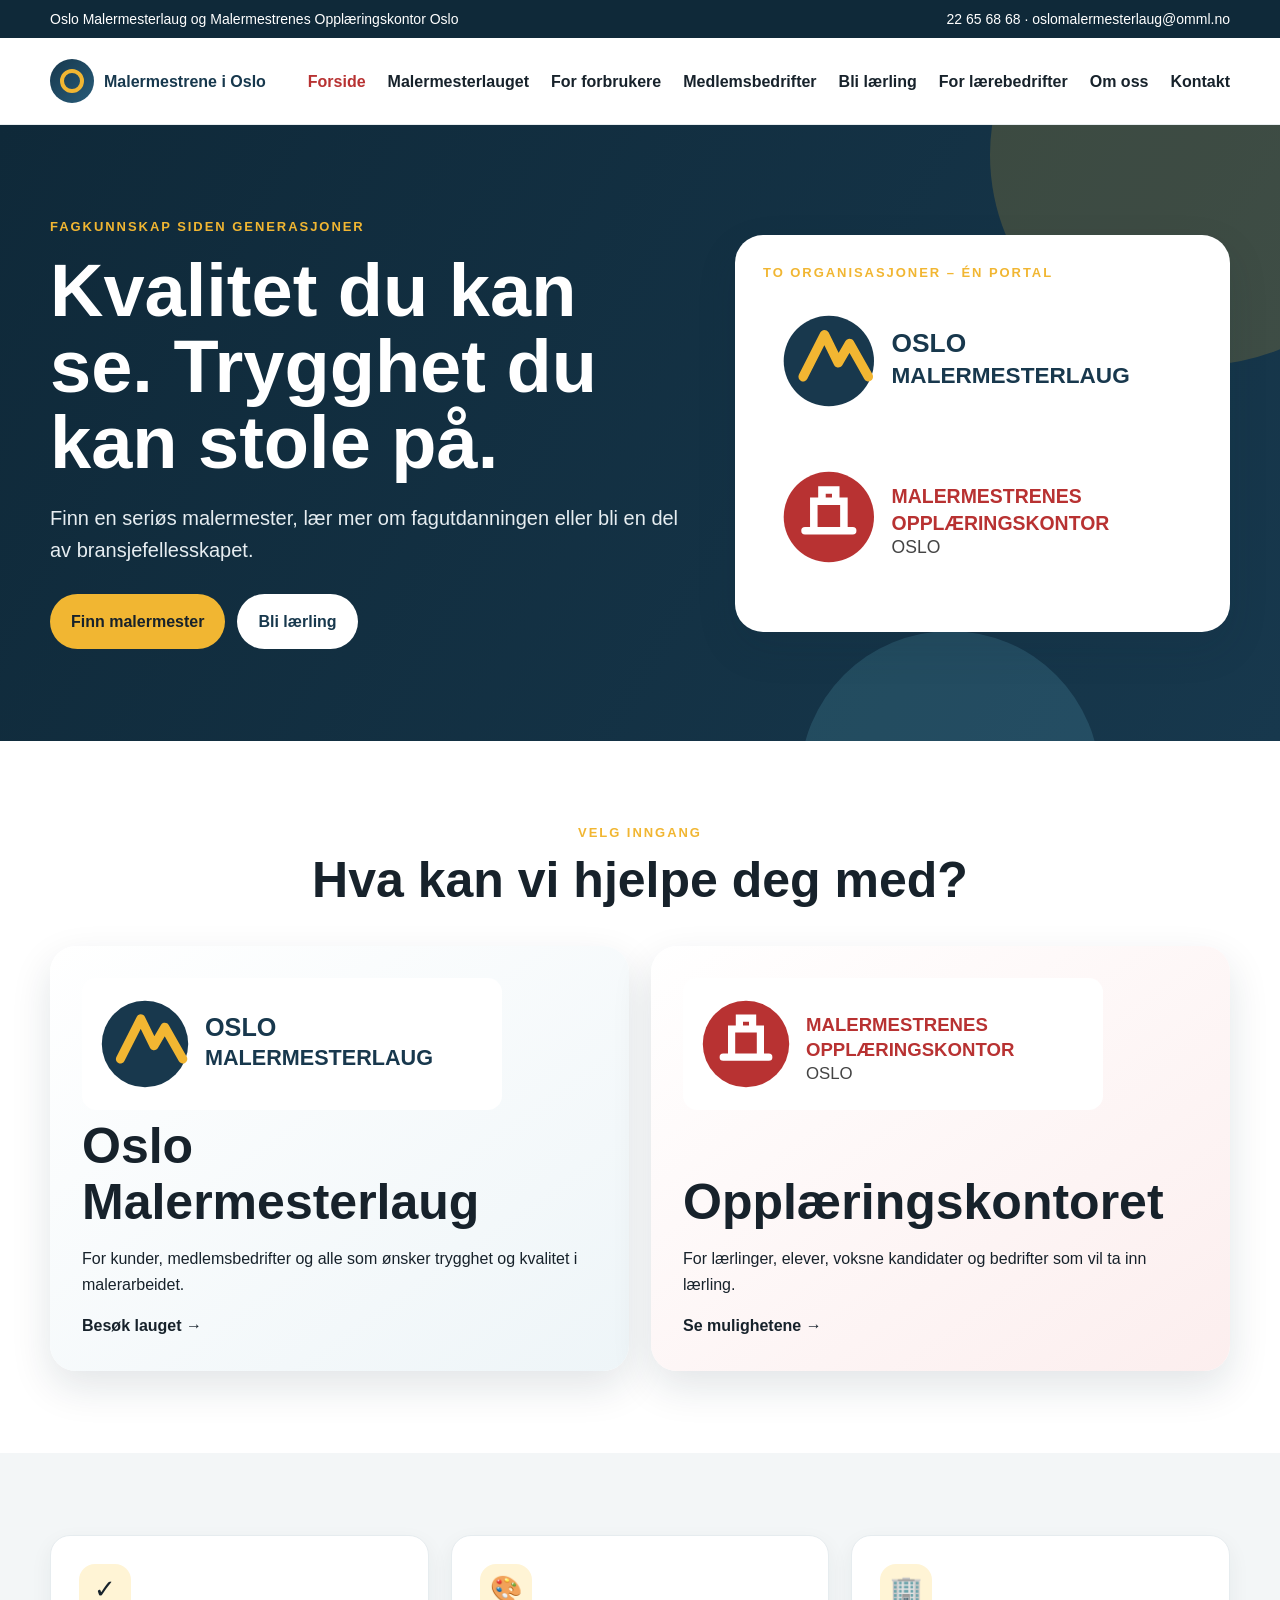
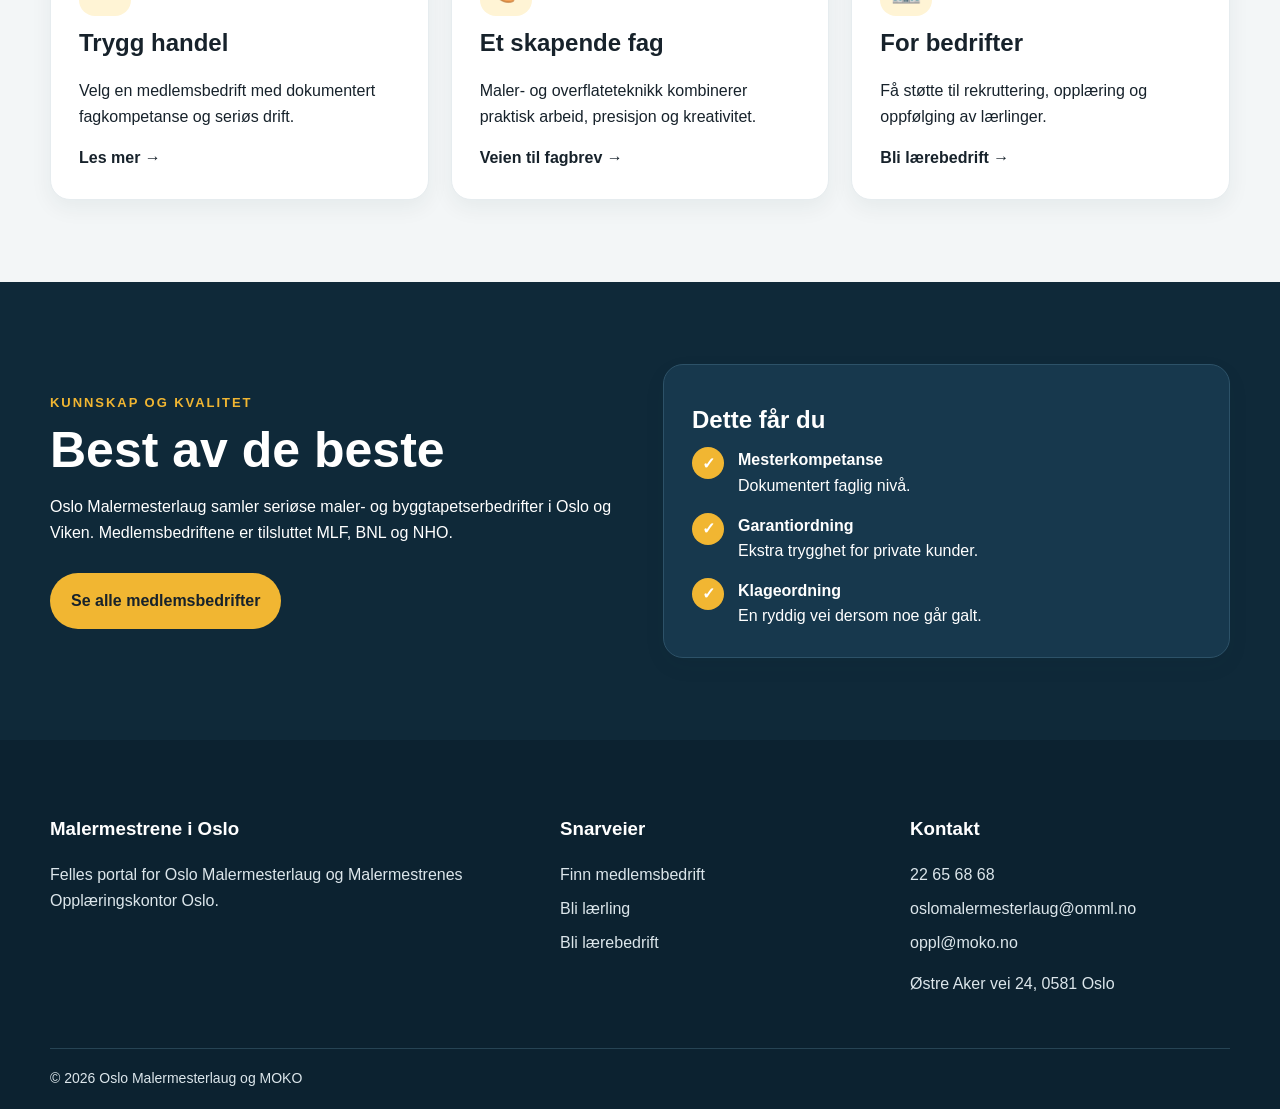
<file: index.html>
<!doctype html><html lang="no"><head><meta charset="utf-8"><meta name="viewport" content="width=device-width,initial-scale=1"><meta name="description" content="Malermestrene i Oslo"><title>Malermestrene i Oslo</title><link rel="stylesheet" href="css/style.css"></head><body><div class="topbar"><div class="container"><span>Oslo Malermesterlaug og Malermestrenes Opplæringskontor Oslo</span><span>22 65 68 68 · oslomalermesterlaug@omml.no</span></div></div><header class="site-header"><div class="container navwrap"><a class="brand" href="index.html"><span class="brandmark"></span><span>Malermestrene i Oslo</span></a><nav class="nav"><a class="active" href="index.html">Forside</a><a class="" href="laug.html">Malermesterlauget</a><a class="" href="forbruker.html">For forbrukere</a><a class="" href="medlemsbedrifter.html">Medlemsbedrifter</a><a class="" href="laerling.html">Bli lærling</a><a class="" href="laerebedrift.html">For lærebedrifter</a><a class="" href="om-oss.html">Om oss</a><a class="" href="kontakt.html">Kontakt</a></nav><button class="menu" aria-label="Åpne meny">☰</button></div></header><main><section class="hero"><div class="container hero-grid"><div><div class="eyebrow">Fagkunnskap siden generasjoner</div><h1>Kvalitet du kan se. Trygghet du kan stole på.</h1><p>Finn en seriøs malermester, lær mer om fagutdanningen eller bli en del av bransjefellesskapet.</p><div class="actions"><a class="btn btn-gold" href="medlemsbedrifter.html">Finn malermester</a><a class="btn btn-light" href="laerling.html">Bli lærling</a></div></div><div class="hero-card"><div class="eyebrow">To organisasjoner – én portal</div><img src="images/logo-laug.svg" alt="Oslo Malermesterlaug"><img src="images/logo-moko.svg" alt="Malermestrenes Opplæringskontor Oslo"></div></div></section><section class="section"><div class="container"><div class="section-head center"><div class="eyebrow">Velg inngang</div><h2>Hva kan vi hjelpe deg med?</h2></div><div class="portal"><a class="portal-card laug" href="laug.html"><img src="images/logo-laug.svg" alt=""><div><h2>Oslo Malermesterlaug</h2><p>For kunder, medlemsbedrifter og alle som ønsker trygghet og kvalitet i malerarbeidet.</p><strong>Besøk lauget →</strong></div></a><a class="portal-card moko" href="laerling.html"><img src="images/logo-moko.svg" alt=""><div><h2>Opplæringskontoret</h2><p>For lærlinger, elever, voksne kandidater og bedrifter som vil ta inn lærling.</p><strong>Se mulighetene →</strong></div></a></div></div></section><section class="section soft"><div class="container"><div class="grid grid-3"><article class="card"><div class="icon">✓</div><h3>Trygg handel</h3><p>Velg en medlemsbedrift med dokumentert fagkompetanse og seriøs drift.</p><a href="forbruker.html"><strong>Les mer →</strong></a></article><article class="card"><div class="icon">🎨</div><h3>Et skapende fag</h3><p>Maler- og overflateteknikk kombinerer praktisk arbeid, presisjon og kreativitet.</p><a href="laerling.html"><strong>Veien til fagbrev →</strong></a></article><article class="card"><div class="icon">🏢</div><h3>For bedrifter</h3><p>Få støtte til rekruttering, opplæring og oppfølging av lærlinger.</p><a href="laerebedrift.html"><strong>Bli lærebedrift →</strong></a></article></div></div></section><section class="section dark"><div class="container split"><div><div class="eyebrow">Kunnskap og kvalitet</div><h2>Best av de beste</h2><p>Oslo Malermesterlaug samler seriøse maler- og byggtapetserbedrifter i Oslo og Viken. Medlemsbedriftene er tilsluttet MLF, BNL og NHO.</p><div class="actions"><a class="btn btn-gold" href="medlemsbedrifter.html">Se alle medlemsbedrifter</a></div></div><div class="card"><h3>Dette får du</h3><div class="feature-list"><div class="feature"><span class="tick">✓</span><div><strong>Mesterkompetanse</strong><br>Dokumentert faglig nivå.</div></div><div class="feature"><span class="tick">✓</span><div><strong>Garantiordning</strong><br>Ekstra trygghet for private kunder.</div></div><div class="feature"><span class="tick">✓</span><div><strong>Klageordning</strong><br>En ryddig vei dersom noe går galt.</div></div></div></div></div></section></main><footer class="footer"><div class="container"><div class="footer-grid"><div><h3>Malermestrene i Oslo</h3><p>Felles portal for Oslo Malermesterlaug og Malermestrenes Opplæringskontor Oslo.</p></div><div><h3>Snarveier</h3><a href="medlemsbedrifter.html">Finn medlemsbedrift</a><a href="laerling.html">Bli lærling</a><a href="laerebedrift.html">Bli lærebedrift</a></div><div><h3>Kontakt</h3><a href="tel:+4722656868">22 65 68 68</a><a href="mailto:oslomalermesterlaug@omml.no">oslomalermesterlaug@omml.no</a><a href="mailto:oppl@moko.no">oppl@moko.no</a><p>Østre Aker vei 24, 0581 Oslo</p></div></div><div class="copy">© <span data-year></span> Oslo Malermesterlaug og MOKO</div></div></footer><script src="js/app.js"></script></body></html>
</file>
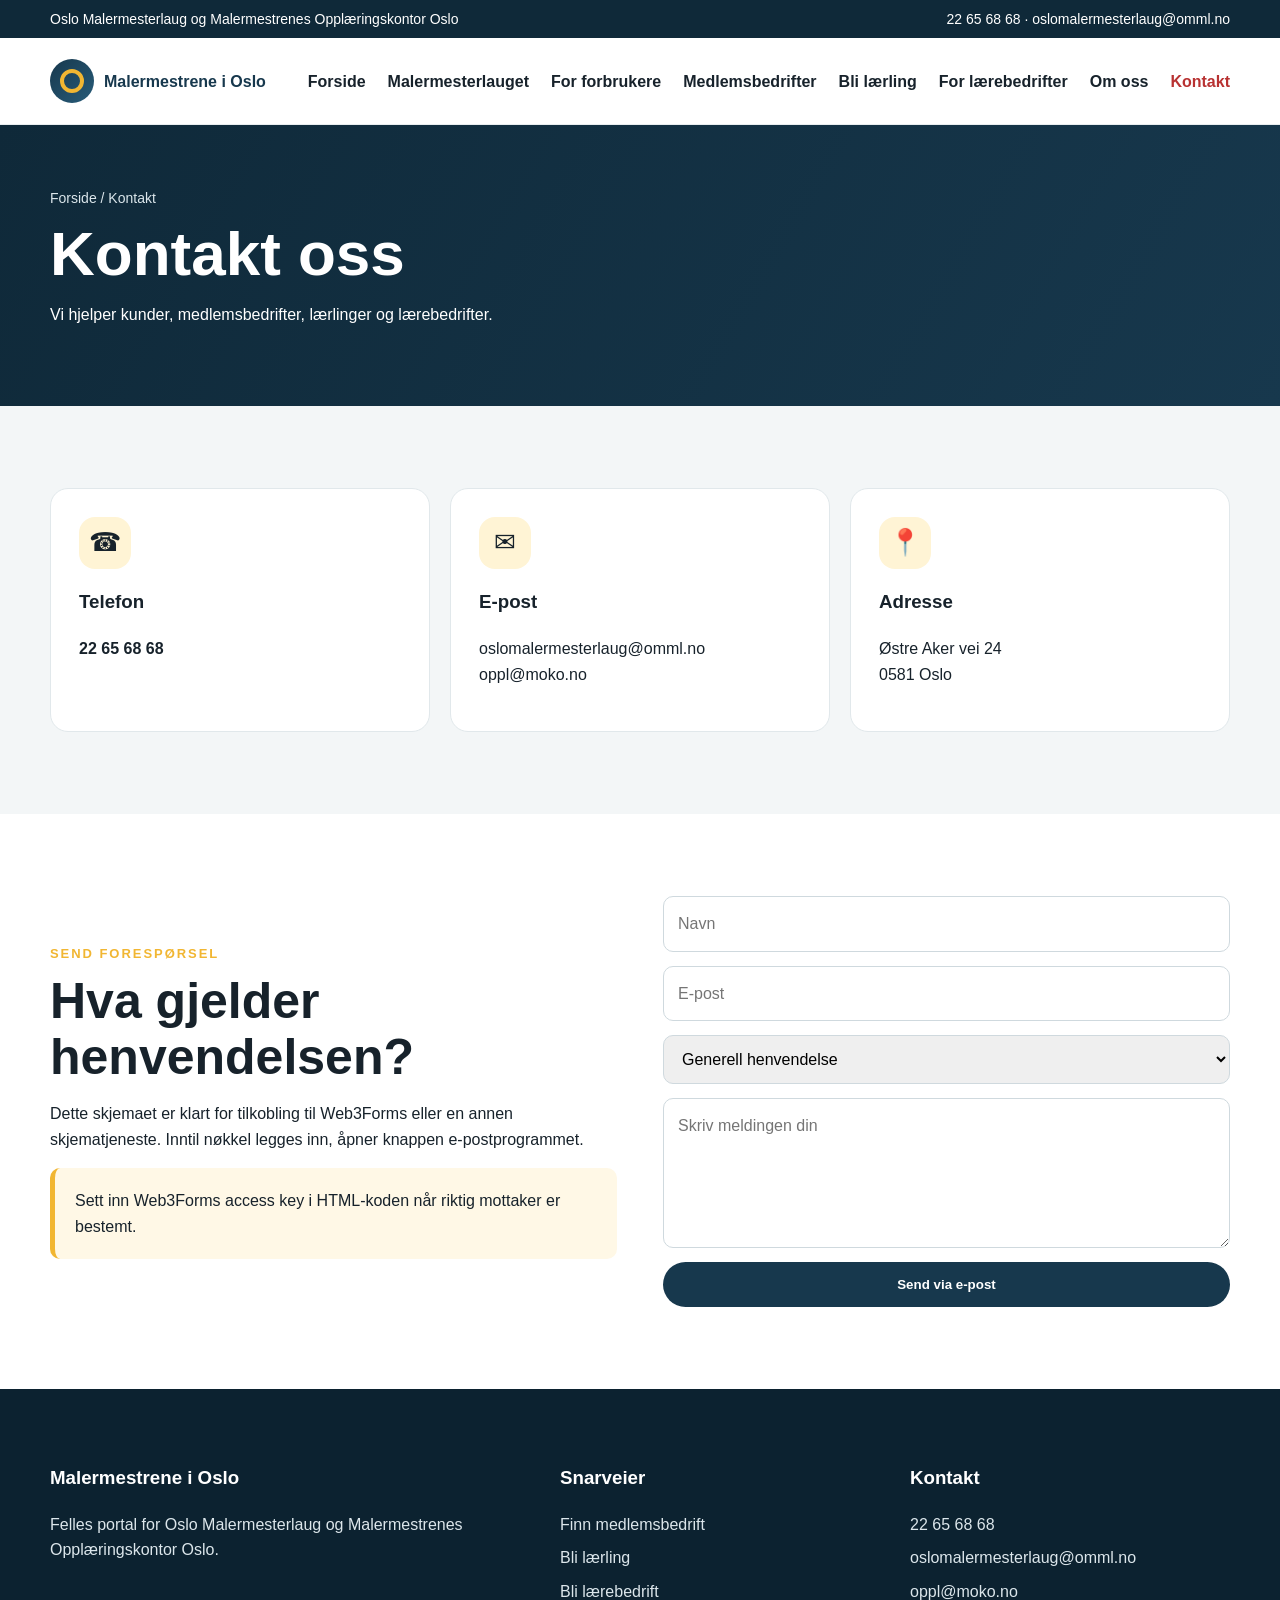
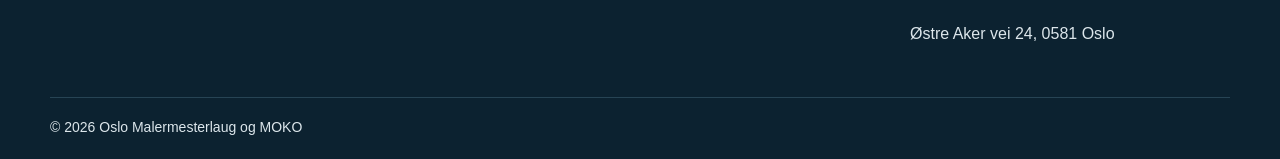
<file: kontakt.html>
<!doctype html><html lang="no"><head><meta charset="utf-8"><meta name="viewport" content="width=device-width,initial-scale=1"><meta name="description" content="Malermestrene i Oslo"><title>Kontakt oss</title><link rel="stylesheet" href="css/style.css"></head><body><div class="topbar"><div class="container"><span>Oslo Malermesterlaug og Malermestrenes Opplæringskontor Oslo</span><span>22 65 68 68 · oslomalermesterlaug@omml.no</span></div></div><header class="site-header"><div class="container navwrap"><a class="brand" href="index.html"><span class="brandmark"></span><span>Malermestrene i Oslo</span></a><nav class="nav"><a class="" href="index.html">Forside</a><a class="" href="laug.html">Malermesterlauget</a><a class="" href="forbruker.html">For forbrukere</a><a class="" href="medlemsbedrifter.html">Medlemsbedrifter</a><a class="" href="laerling.html">Bli lærling</a><a class="" href="laerebedrift.html">For lærebedrifter</a><a class="" href="om-oss.html">Om oss</a><a class="active" href="kontakt.html">Kontakt</a></nav><button class="menu" aria-label="Åpne meny">☰</button></div></header><main><section class="page-hero"><div class="container"><div class="breadcrumbs">Forside / Kontakt</div><h1>Kontakt oss</h1><p>Vi hjelper kunder, medlemsbedrifter, lærlinger og lærebedrifter.</p></div></section><section class="section soft"><div class="container"><div class="contact-grid"><div class="contact-box"><div class="icon">☎</div><h3>Telefon</h3><a href="tel:+4722656868"><strong>22 65 68 68</strong></a></div><div class="contact-box"><div class="icon">✉</div><h3>E-post</h3><a href="mailto:oslomalermesterlaug@omml.no">oslomalermesterlaug@omml.no</a><br><a href="mailto:oppl@moko.no">oppl@moko.no</a></div><div class="contact-box"><div class="icon">📍</div><h3>Adresse</h3><p>Østre Aker vei 24<br>0581 Oslo</p></div></div></div></section><section class="section"><div class="container split"><div><div class="eyebrow">Send forespørsel</div><h2>Hva gjelder henvendelsen?</h2><p>Dette skjemaet er klart for tilkobling til Web3Forms eller en annen skjematjeneste. Inntil nøkkel legges inn, åpner knappen e-postprogrammet.</p><div class="notice">Sett inn Web3Forms access key i HTML-koden når riktig mottaker er bestemt.</div></div><form class="form" onsubmit="event.preventDefault();location.href='mailto:oslomalermesterlaug@omml.no?subject='+encodeURIComponent(document.getElementById('subject').value)+'&body='+encodeURIComponent(document.getElementById('message').value)"><input required placeholder="Navn"><input required type="email" placeholder="E-post"><select id="subject"><option>Generell henvendelse</option><option>Jeg vil bli lærling</option><option>Vi vil bli lærebedrift</option><option>Medlemskap i lauget</option><option>Forbrukersak</option></select><textarea id="message" required placeholder="Skriv meldingen din"></textarea><button class="btn btn-dark" type="submit">Send via e-post</button></form></div></section></main><footer class="footer"><div class="container"><div class="footer-grid"><div><h3>Malermestrene i Oslo</h3><p>Felles portal for Oslo Malermesterlaug og Malermestrenes Opplæringskontor Oslo.</p></div><div><h3>Snarveier</h3><a href="medlemsbedrifter.html">Finn medlemsbedrift</a><a href="laerling.html">Bli lærling</a><a href="laerebedrift.html">Bli lærebedrift</a></div><div><h3>Kontakt</h3><a href="tel:+4722656868">22 65 68 68</a><a href="mailto:oslomalermesterlaug@omml.no">oslomalermesterlaug@omml.no</a><a href="mailto:oppl@moko.no">oppl@moko.no</a><p>Østre Aker vei 24, 0581 Oslo</p></div></div><div class="copy">© <span data-year></span> Oslo Malermesterlaug og MOKO</div></div></footer><script src="js/app.js"></script></body></html>
</file>
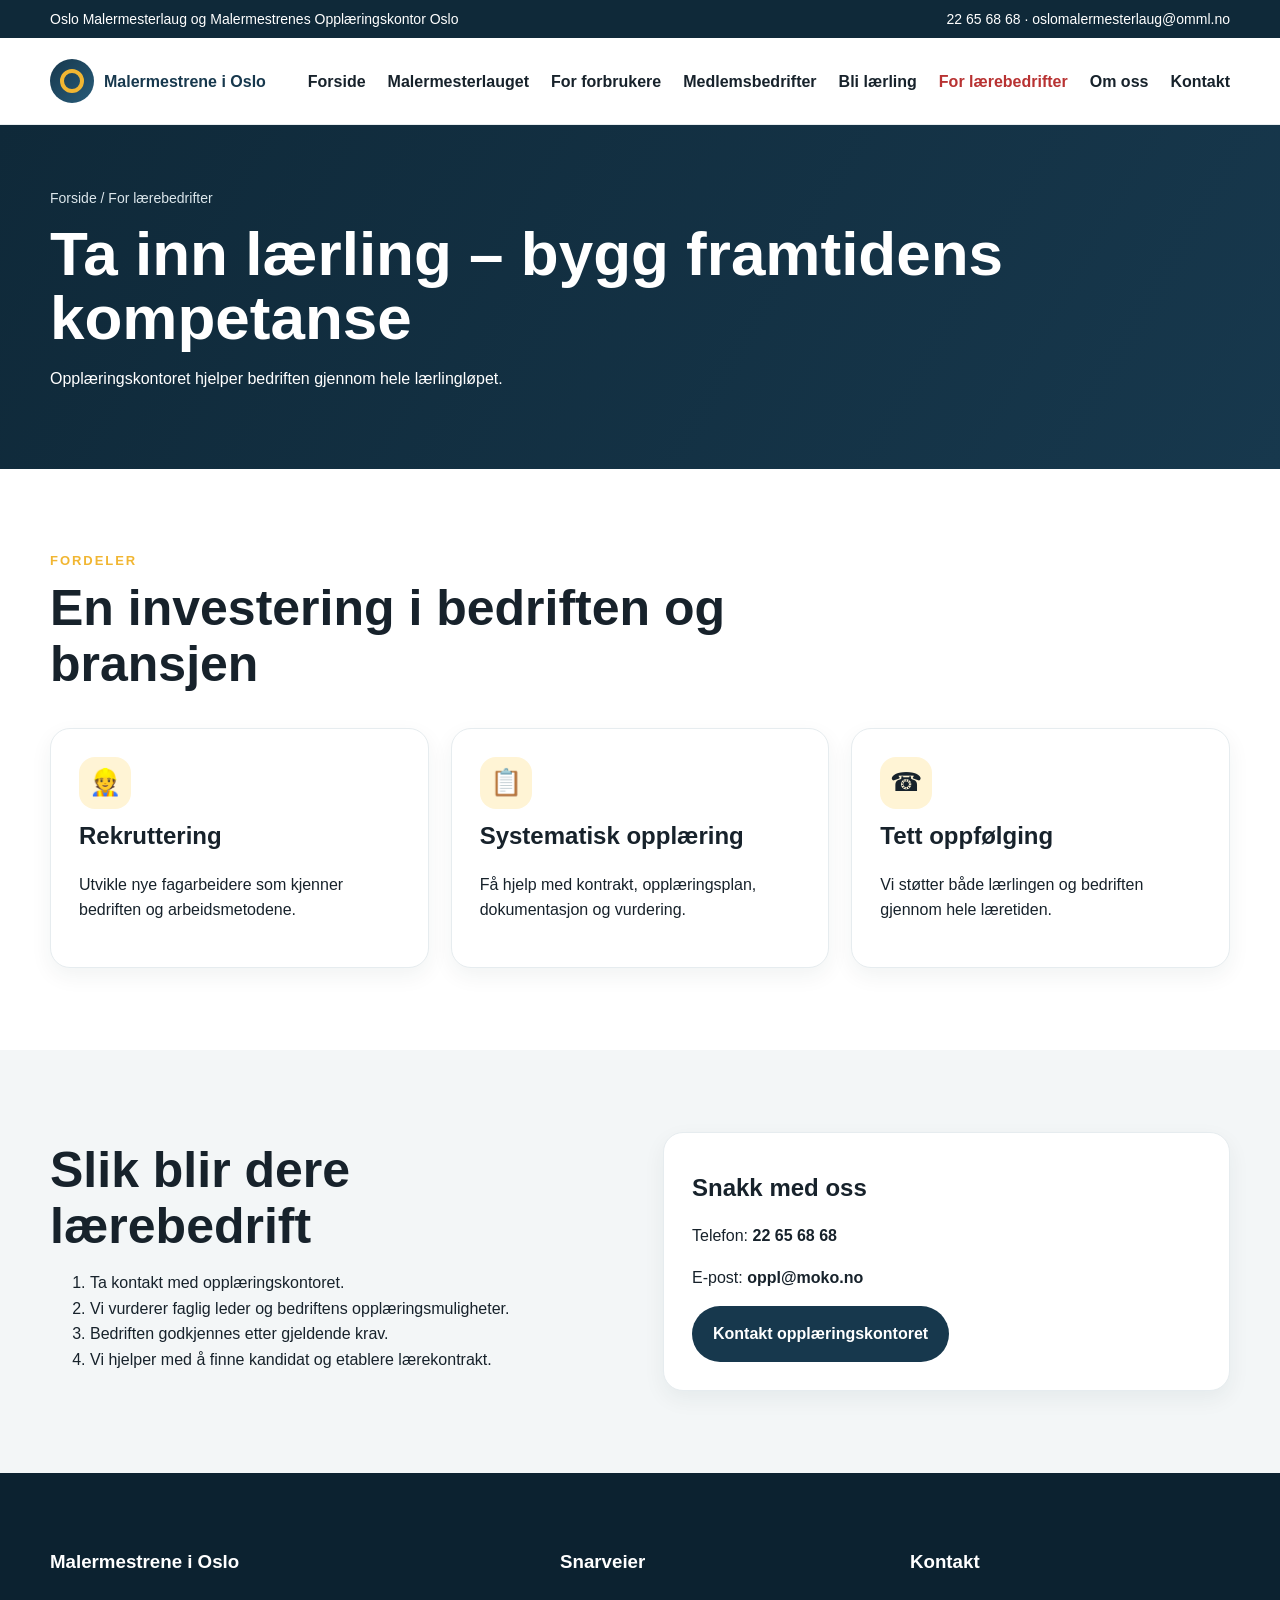
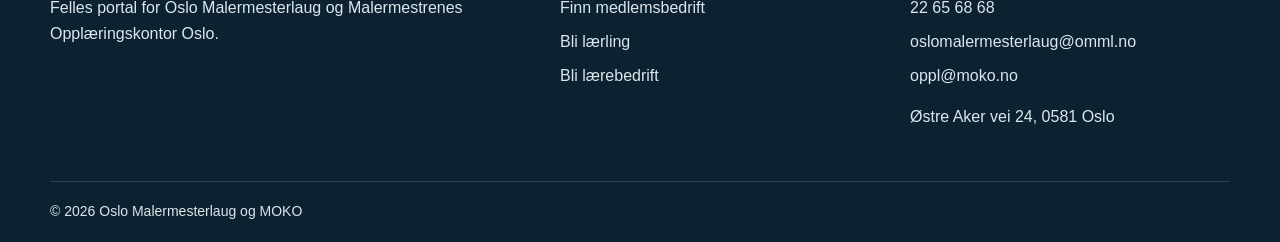
<file: laerebedrift.html>
<!doctype html><html lang="no"><head><meta charset="utf-8"><meta name="viewport" content="width=device-width,initial-scale=1"><meta name="description" content="Malermestrene i Oslo"><title>For lærebedrifter</title><link rel="stylesheet" href="css/style.css"></head><body><div class="topbar"><div class="container"><span>Oslo Malermesterlaug og Malermestrenes Opplæringskontor Oslo</span><span>22 65 68 68 · oslomalermesterlaug@omml.no</span></div></div><header class="site-header"><div class="container navwrap"><a class="brand" href="index.html"><span class="brandmark"></span><span>Malermestrene i Oslo</span></a><nav class="nav"><a class="" href="index.html">Forside</a><a class="" href="laug.html">Malermesterlauget</a><a class="" href="forbruker.html">For forbrukere</a><a class="" href="medlemsbedrifter.html">Medlemsbedrifter</a><a class="" href="laerling.html">Bli lærling</a><a class="active" href="laerebedrift.html">For lærebedrifter</a><a class="" href="om-oss.html">Om oss</a><a class="" href="kontakt.html">Kontakt</a></nav><button class="menu" aria-label="Åpne meny">☰</button></div></header><main><section class="page-hero"><div class="container"><div class="breadcrumbs">Forside / For lærebedrifter</div><h1>Ta inn lærling – bygg framtidens kompetanse</h1><p>Opplæringskontoret hjelper bedriften gjennom hele lærlingløpet.</p></div></section><section class="section"><div class="container"><div class="section-head"><div class="eyebrow">Fordeler</div><h2>En investering i bedriften og bransjen</h2></div><div class="grid grid-3"><article class="card"><div class="icon">👷</div><h3>Rekruttering</h3><p>Utvikle nye fagarbeidere som kjenner bedriften og arbeidsmetodene.</p></article><article class="card"><div class="icon">📋</div><h3>Systematisk opplæring</h3><p>Få hjelp med kontrakt, opplæringsplan, dokumentasjon og vurdering.</p></article><article class="card"><div class="icon">☎</div><h3>Tett oppfølging</h3><p>Vi støtter både lærlingen og bedriften gjennom hele læretiden.</p></article></div></div></section><section class="section soft"><div class="container split"><div><h2>Slik blir dere lærebedrift</h2><ol><li>Ta kontakt med opplæringskontoret.</li><li>Vi vurderer faglig leder og bedriftens opplæringsmuligheter.</li><li>Bedriften godkjennes etter gjeldende krav.</li><li>Vi hjelper med å finne kandidat og etablere lærekontrakt.</li></ol></div><div class="card"><h3>Snakk med oss</h3><p>Telefon: <a href="tel:+4722656868"><strong>22 65 68 68</strong></a></p><p>E-post: <a href="mailto:oppl@moko.no"><strong>oppl@moko.no</strong></a></p><a class="btn btn-dark" href="kontakt.html">Kontakt opplæringskontoret</a></div></div></section></main><footer class="footer"><div class="container"><div class="footer-grid"><div><h3>Malermestrene i Oslo</h3><p>Felles portal for Oslo Malermesterlaug og Malermestrenes Opplæringskontor Oslo.</p></div><div><h3>Snarveier</h3><a href="medlemsbedrifter.html">Finn medlemsbedrift</a><a href="laerling.html">Bli lærling</a><a href="laerebedrift.html">Bli lærebedrift</a></div><div><h3>Kontakt</h3><a href="tel:+4722656868">22 65 68 68</a><a href="mailto:oslomalermesterlaug@omml.no">oslomalermesterlaug@omml.no</a><a href="mailto:oppl@moko.no">oppl@moko.no</a><p>Østre Aker vei 24, 0581 Oslo</p></div></div><div class="copy">© <span data-year></span> Oslo Malermesterlaug og MOKO</div></div></footer><script src="js/app.js"></script></body></html>
</file>
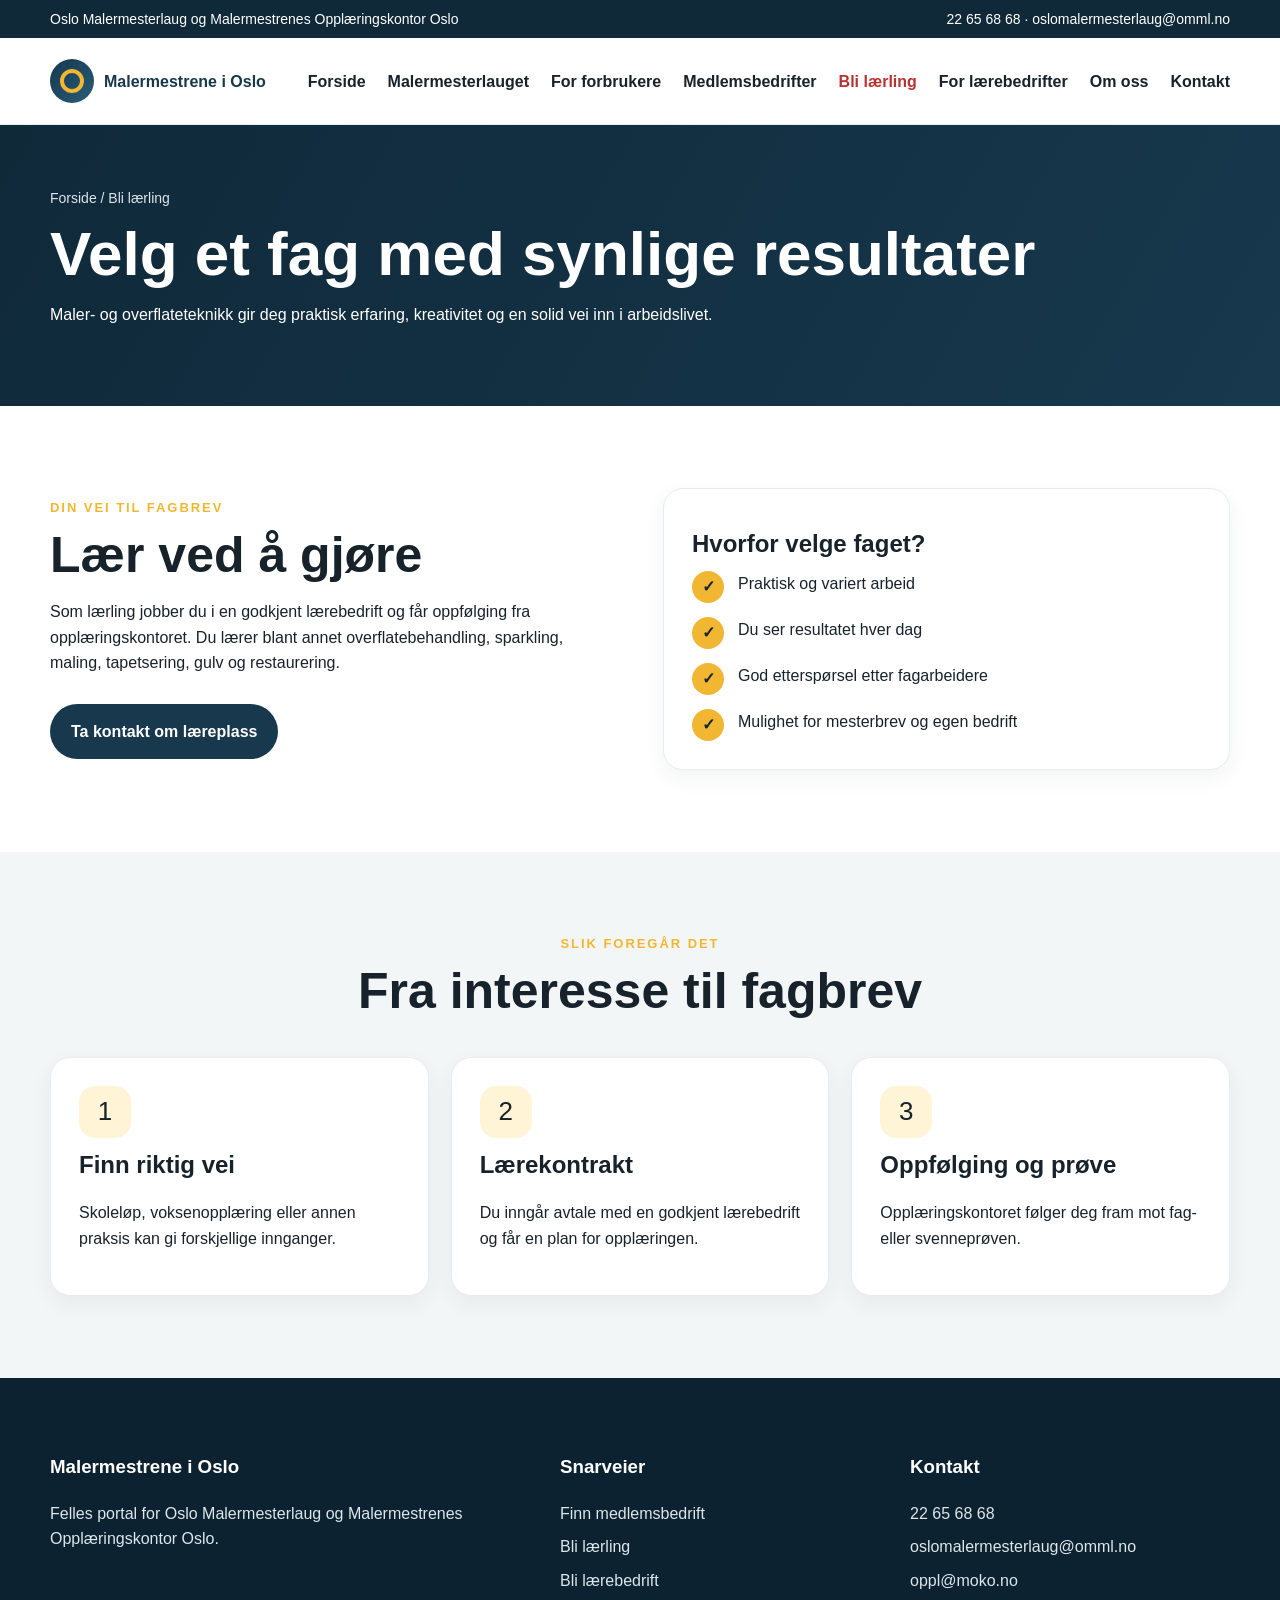
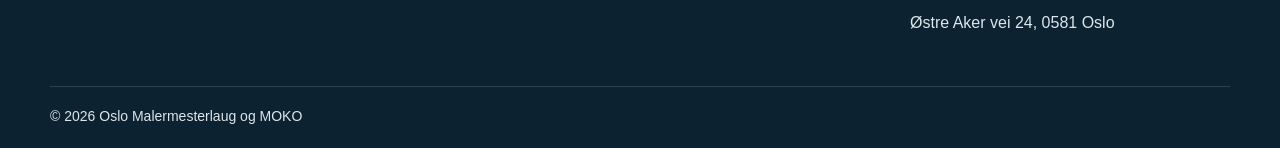
<file: laerling.html>
<!doctype html><html lang="no"><head><meta charset="utf-8"><meta name="viewport" content="width=device-width,initial-scale=1"><meta name="description" content="Malermestrene i Oslo"><title>Bli lærling</title><link rel="stylesheet" href="css/style.css"></head><body><div class="topbar"><div class="container"><span>Oslo Malermesterlaug og Malermestrenes Opplæringskontor Oslo</span><span>22 65 68 68 · oslomalermesterlaug@omml.no</span></div></div><header class="site-header"><div class="container navwrap"><a class="brand" href="index.html"><span class="brandmark"></span><span>Malermestrene i Oslo</span></a><nav class="nav"><a class="" href="index.html">Forside</a><a class="" href="laug.html">Malermesterlauget</a><a class="" href="forbruker.html">For forbrukere</a><a class="" href="medlemsbedrifter.html">Medlemsbedrifter</a><a class="active" href="laerling.html">Bli lærling</a><a class="" href="laerebedrift.html">For lærebedrifter</a><a class="" href="om-oss.html">Om oss</a><a class="" href="kontakt.html">Kontakt</a></nav><button class="menu" aria-label="Åpne meny">☰</button></div></header><main><section class="page-hero"><div class="container"><div class="breadcrumbs">Forside / Bli lærling</div><h1>Velg et fag med synlige resultater</h1><p>Maler- og overflateteknikk gir deg praktisk erfaring, kreativitet og en solid vei inn i arbeidslivet.</p></div></section><section class="section"><div class="container split"><div><div class="eyebrow">Din vei til fagbrev</div><h2>Lær ved å gjøre</h2><p>Som lærling jobber du i en godkjent lærebedrift og får oppfølging fra opplæringskontoret. Du lærer blant annet overflatebehandling, sparkling, maling, tapetsering, gulv og restaurering.</p><div class="actions"><a class="btn btn-dark" href="kontakt.html">Ta kontakt om læreplass</a></div></div><div class="card"><h3>Hvorfor velge faget?</h3><div class="feature-list"><div class="feature"><span class="tick">✓</span><div>Praktisk og variert arbeid</div></div><div class="feature"><span class="tick">✓</span><div>Du ser resultatet hver dag</div></div><div class="feature"><span class="tick">✓</span><div>God etterspørsel etter fagarbeidere</div></div><div class="feature"><span class="tick">✓</span><div>Mulighet for mesterbrev og egen bedrift</div></div></div></div></div></section><section class="section soft"><div class="container"><div class="section-head center"><div class="eyebrow">Slik foregår det</div><h2>Fra interesse til fagbrev</h2></div><div class="grid grid-3"><article class="card"><div class="icon">1</div><h3>Finn riktig vei</h3><p>Skoleløp, voksenopplæring eller annen praksis kan gi forskjellige innganger.</p></article><article class="card"><div class="icon">2</div><h3>Lærekontrakt</h3><p>Du inngår avtale med en godkjent lærebedrift og får en plan for opplæringen.</p></article><article class="card"><div class="icon">3</div><h3>Oppfølging og prøve</h3><p>Opplæringskontoret følger deg fram mot fag- eller svenneprøven.</p></article></div></div></section></main><footer class="footer"><div class="container"><div class="footer-grid"><div><h3>Malermestrene i Oslo</h3><p>Felles portal for Oslo Malermesterlaug og Malermestrenes Opplæringskontor Oslo.</p></div><div><h3>Snarveier</h3><a href="medlemsbedrifter.html">Finn medlemsbedrift</a><a href="laerling.html">Bli lærling</a><a href="laerebedrift.html">Bli lærebedrift</a></div><div><h3>Kontakt</h3><a href="tel:+4722656868">22 65 68 68</a><a href="mailto:oslomalermesterlaug@omml.no">oslomalermesterlaug@omml.no</a><a href="mailto:oppl@moko.no">oppl@moko.no</a><p>Østre Aker vei 24, 0581 Oslo</p></div></div><div class="copy">© <span data-year></span> Oslo Malermesterlaug og MOKO</div></div></footer><script src="js/app.js"></script></body></html>
</file>
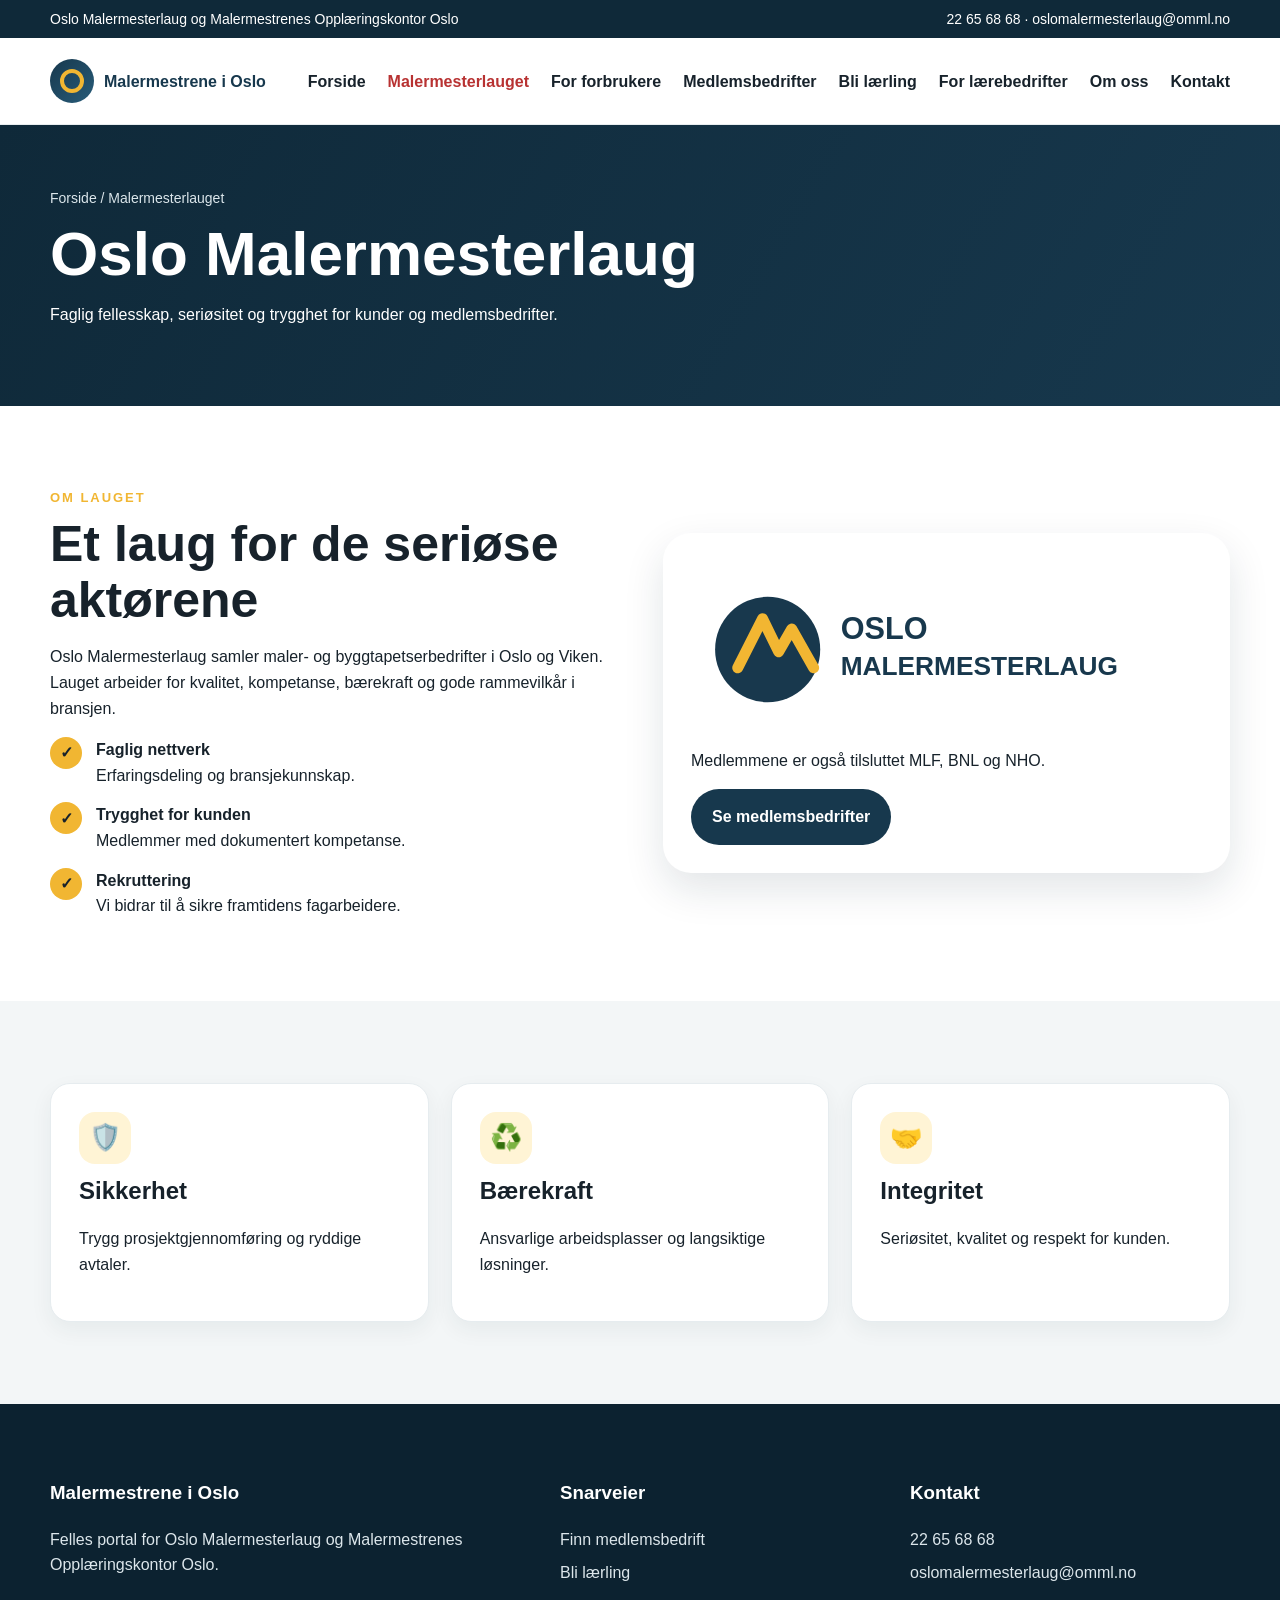
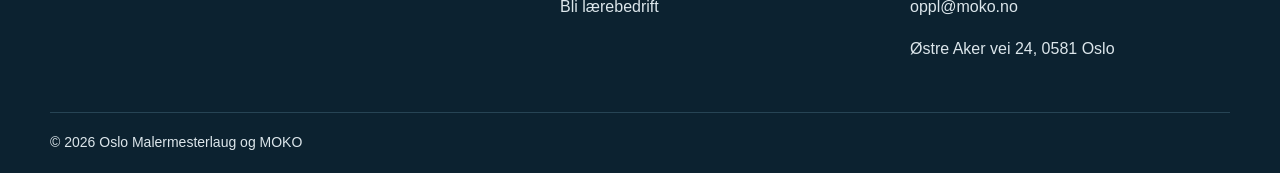
<file: laug.html>
<!doctype html><html lang="no"><head><meta charset="utf-8"><meta name="viewport" content="width=device-width,initial-scale=1"><meta name="description" content="Malermestrene i Oslo"><title>Oslo Malermesterlaug</title><link rel="stylesheet" href="css/style.css"></head><body><div class="topbar"><div class="container"><span>Oslo Malermesterlaug og Malermestrenes Opplæringskontor Oslo</span><span>22 65 68 68 · oslomalermesterlaug@omml.no</span></div></div><header class="site-header"><div class="container navwrap"><a class="brand" href="index.html"><span class="brandmark"></span><span>Malermestrene i Oslo</span></a><nav class="nav"><a class="" href="index.html">Forside</a><a class="active" href="laug.html">Malermesterlauget</a><a class="" href="forbruker.html">For forbrukere</a><a class="" href="medlemsbedrifter.html">Medlemsbedrifter</a><a class="" href="laerling.html">Bli lærling</a><a class="" href="laerebedrift.html">For lærebedrifter</a><a class="" href="om-oss.html">Om oss</a><a class="" href="kontakt.html">Kontakt</a></nav><button class="menu" aria-label="Åpne meny">☰</button></div></header><main><section class="page-hero"><div class="container"><div class="breadcrumbs">Forside / Malermesterlauget</div><h1>Oslo Malermesterlaug</h1><p>Faglig fellesskap, seriøsitet og trygghet for kunder og medlemsbedrifter.</p></div></section><section class="section"><div class="container split"><div><div class="eyebrow">Om lauget</div><h2>Et laug for de seriøse aktørene</h2><p>Oslo Malermesterlaug samler maler- og byggtapetserbedrifter i Oslo og Viken. Lauget arbeider for kvalitet, kompetanse, bærekraft og gode rammevilkår i bransjen.</p><div class="feature-list"><div class="feature"><span class="tick">✓</span><div><strong>Faglig nettverk</strong><br>Erfaringsdeling og bransjekunnskap.</div></div><div class="feature"><span class="tick">✓</span><div><strong>Trygghet for kunden</strong><br>Medlemmer med dokumentert kompetanse.</div></div><div class="feature"><span class="tick">✓</span><div><strong>Rekruttering</strong><br>Vi bidrar til å sikre framtidens fagarbeidere.</div></div></div></div><div class="hero-card"><img src="images/logo-laug.svg" alt="Oslo Malermesterlaug"><p>Medlemmene er også tilsluttet MLF, BNL og NHO.</p><a class="btn btn-dark" href="medlemsbedrifter.html">Se medlemsbedrifter</a></div></div></section><section class="section soft"><div class="container"><div class="grid grid-3"><article class="card"><div class="icon">🛡️</div><h3>Sikkerhet</h3><p>Trygg prosjektgjennomføring og ryddige avtaler.</p></article><article class="card"><div class="icon">♻️</div><h3>Bærekraft</h3><p>Ansvarlige arbeidsplasser og langsiktige løsninger.</p></article><article class="card"><div class="icon">🤝</div><h3>Integritet</h3><p>Seriøsitet, kvalitet og respekt for kunden.</p></article></div></div></section></main><footer class="footer"><div class="container"><div class="footer-grid"><div><h3>Malermestrene i Oslo</h3><p>Felles portal for Oslo Malermesterlaug og Malermestrenes Opplæringskontor Oslo.</p></div><div><h3>Snarveier</h3><a href="medlemsbedrifter.html">Finn medlemsbedrift</a><a href="laerling.html">Bli lærling</a><a href="laerebedrift.html">Bli lærebedrift</a></div><div><h3>Kontakt</h3><a href="tel:+4722656868">22 65 68 68</a><a href="mailto:oslomalermesterlaug@omml.no">oslomalermesterlaug@omml.no</a><a href="mailto:oppl@moko.no">oppl@moko.no</a><p>Østre Aker vei 24, 0581 Oslo</p></div></div><div class="copy">© <span data-year></span> Oslo Malermesterlaug og MOKO</div></div></footer><script src="js/app.js"></script></body></html>
</file>
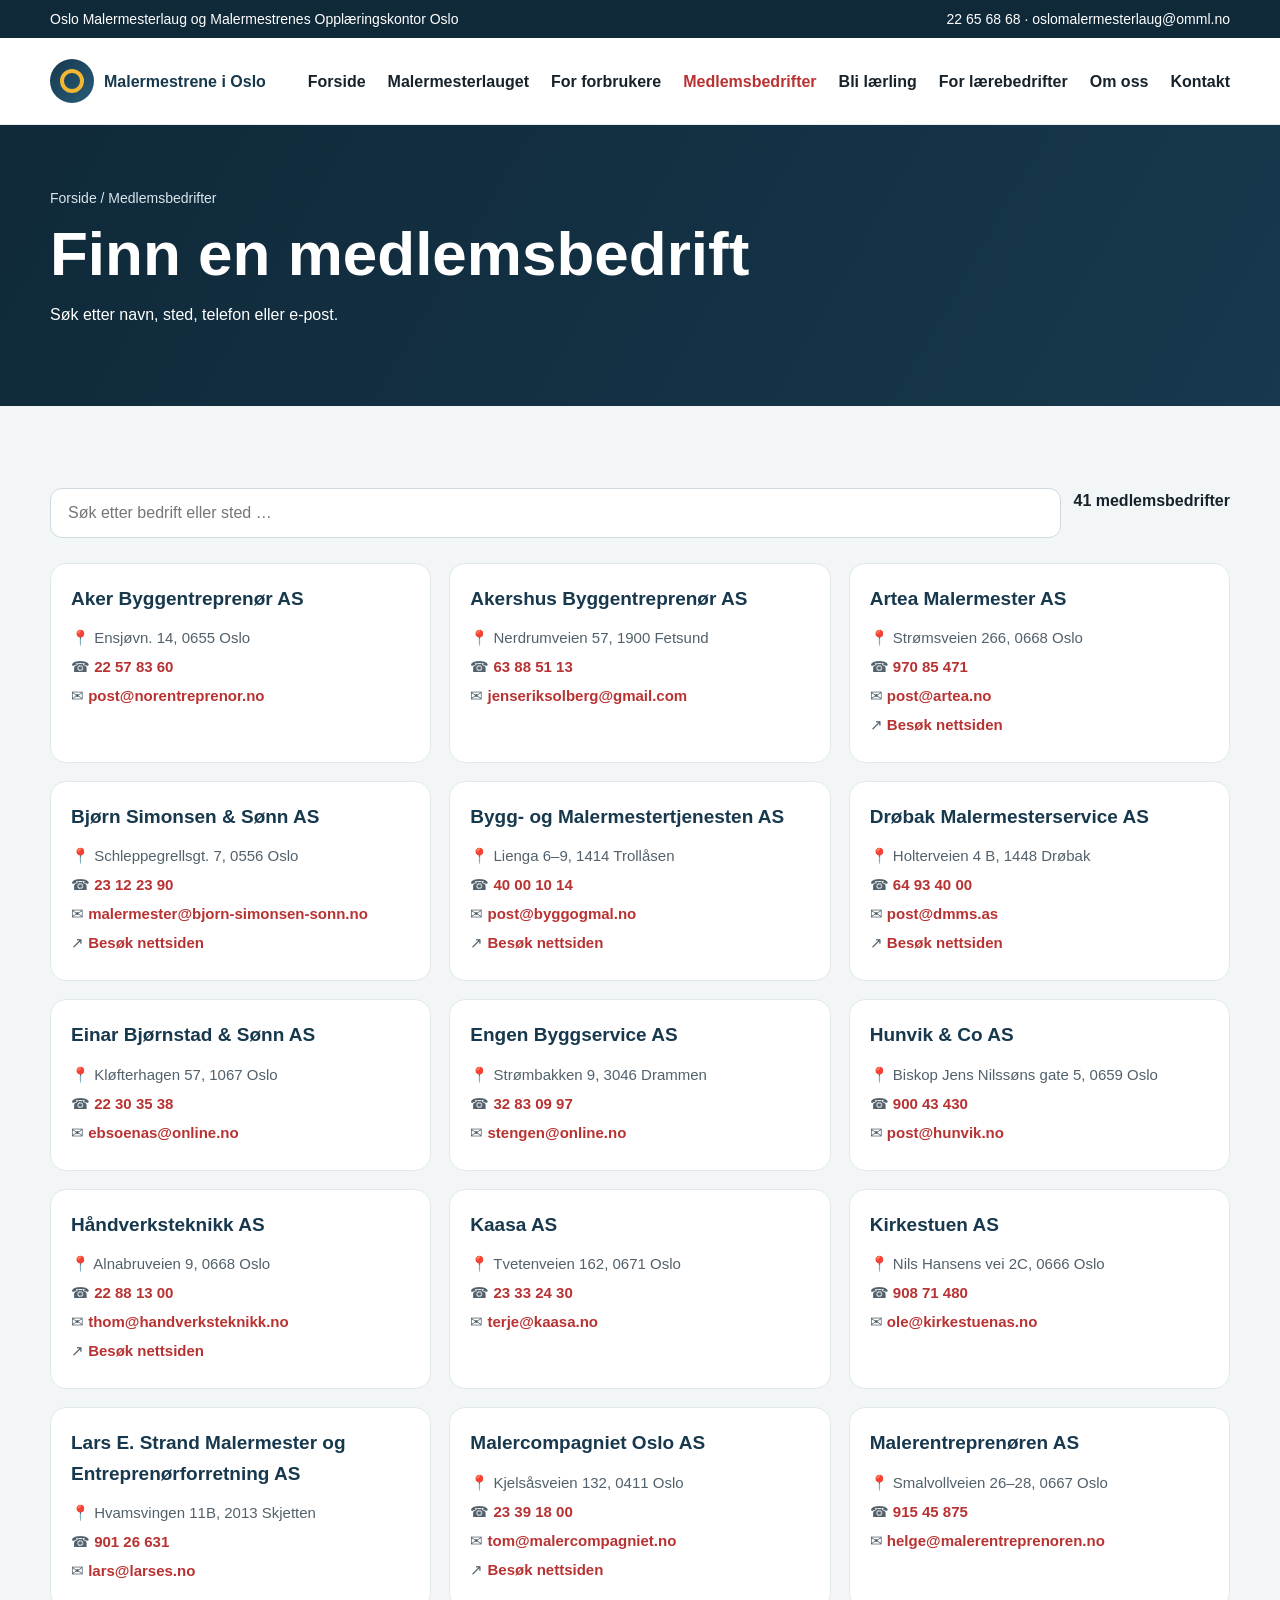
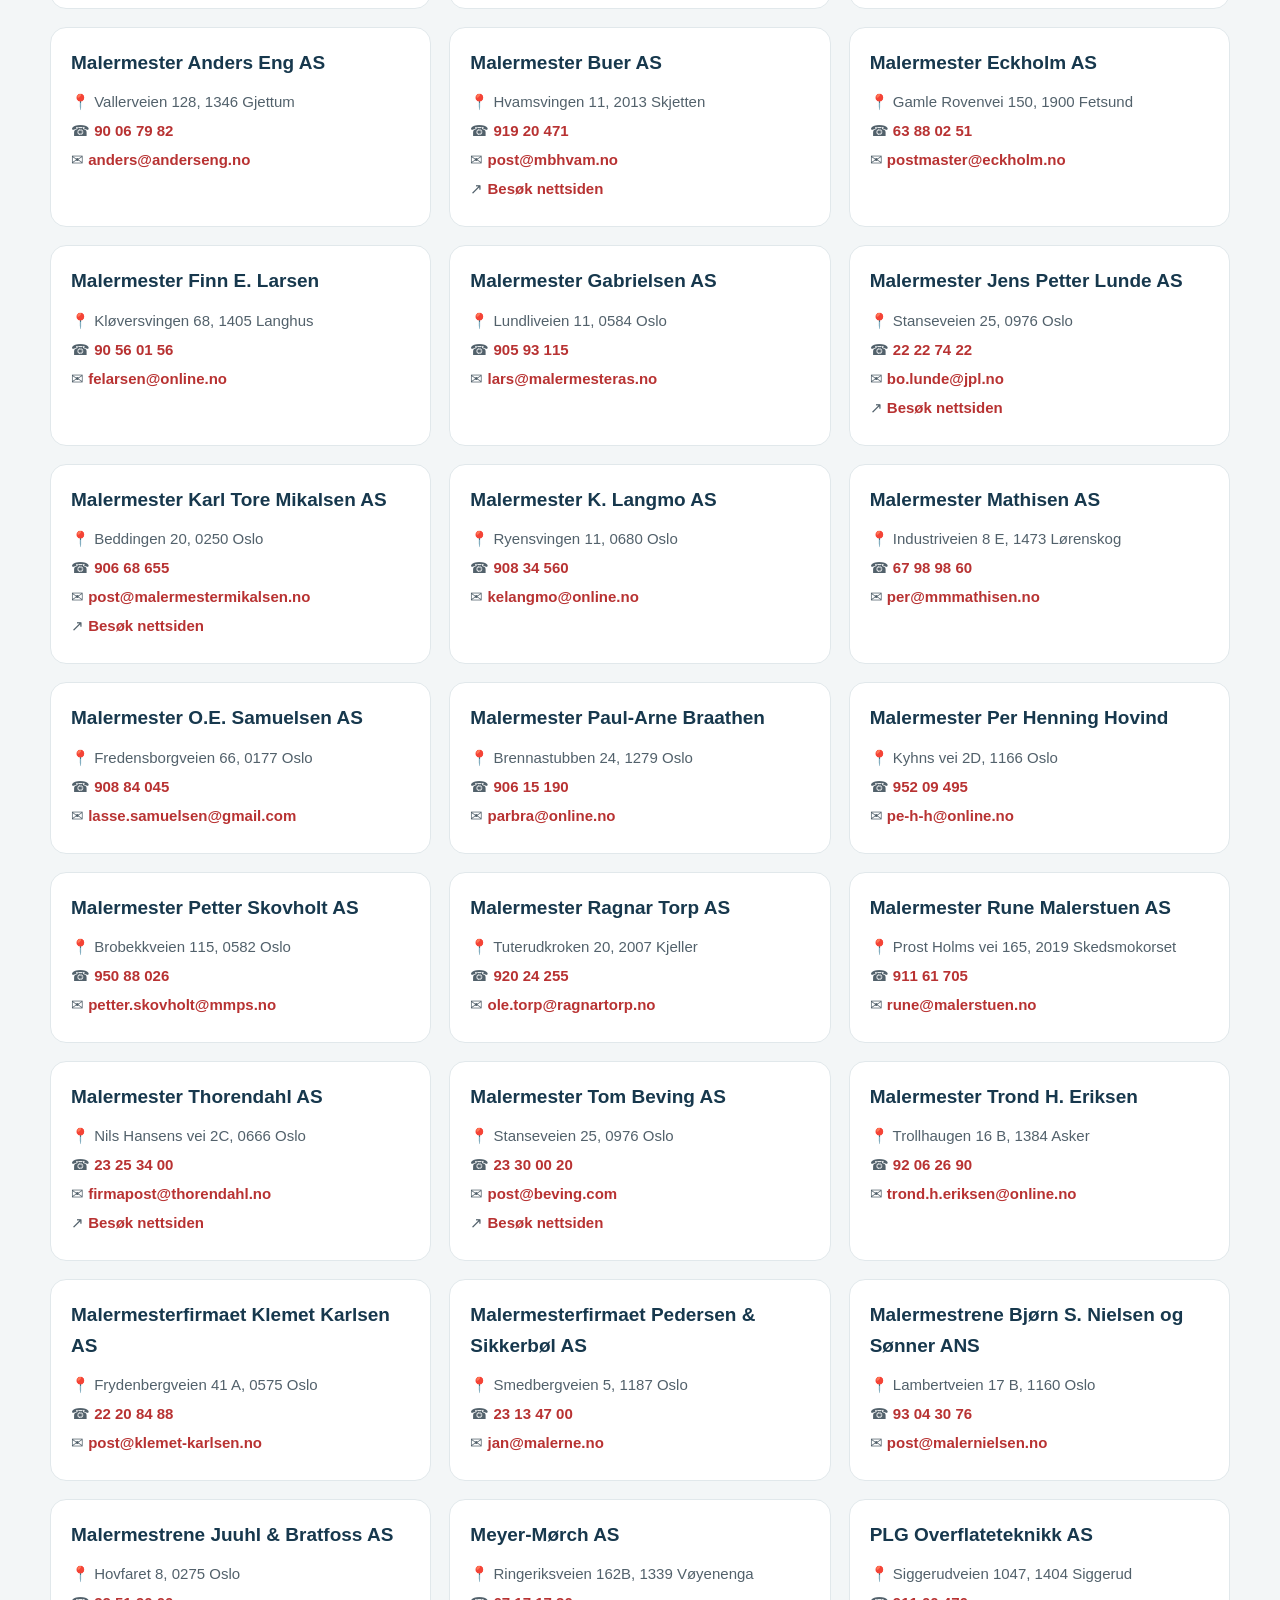
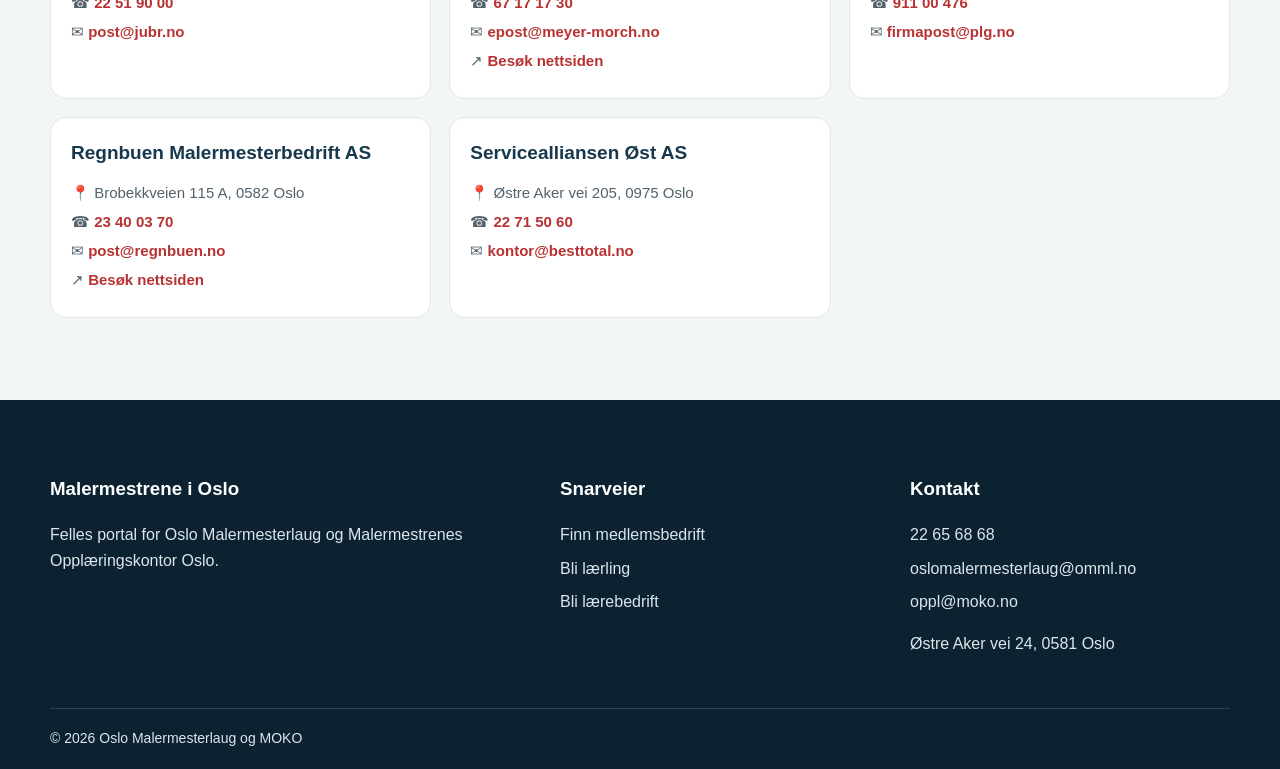
<file: medlemsbedrifter.html>
<!doctype html><html lang="no"><head><meta charset="utf-8"><meta name="viewport" content="width=device-width,initial-scale=1"><meta name="description" content="Malermestrene i Oslo"><title>Medlemsbedrifter</title><link rel="stylesheet" href="css/style.css"></head><body><div class="topbar"><div class="container"><span>Oslo Malermesterlaug og Malermestrenes Opplæringskontor Oslo</span><span>22 65 68 68 · oslomalermesterlaug@omml.no</span></div></div><header class="site-header"><div class="container navwrap"><a class="brand" href="index.html"><span class="brandmark"></span><span>Malermestrene i Oslo</span></a><nav class="nav"><a class="" href="index.html">Forside</a><a class="" href="laug.html">Malermesterlauget</a><a class="" href="forbruker.html">For forbrukere</a><a class="active" href="medlemsbedrifter.html">Medlemsbedrifter</a><a class="" href="laerling.html">Bli lærling</a><a class="" href="laerebedrift.html">For lærebedrifter</a><a class="" href="om-oss.html">Om oss</a><a class="" href="kontakt.html">Kontakt</a></nav><button class="menu" aria-label="Åpne meny">☰</button></div></header><main><section class="page-hero"><div class="container"><div class="breadcrumbs">Forside / Medlemsbedrifter</div><h1>Finn en medlemsbedrift</h1><p>Søk etter navn, sted, telefon eller e-post.</p></div></section><section class="section soft"><div class="container"><div class="member-tools"><input id="memberSearch" type="search" placeholder="Søk etter bedrift eller sted …"><strong id="memberCount"></strong></div><div id="membersGrid" class="members"></div></div></section></main><script src="js/members.js"></script><footer class="footer"><div class="container"><div class="footer-grid"><div><h3>Malermestrene i Oslo</h3><p>Felles portal for Oslo Malermesterlaug og Malermestrenes Opplæringskontor Oslo.</p></div><div><h3>Snarveier</h3><a href="medlemsbedrifter.html">Finn medlemsbedrift</a><a href="laerling.html">Bli lærling</a><a href="laerebedrift.html">Bli lærebedrift</a></div><div><h3>Kontakt</h3><a href="tel:+4722656868">22 65 68 68</a><a href="mailto:oslomalermesterlaug@omml.no">oslomalermesterlaug@omml.no</a><a href="mailto:oppl@moko.no">oppl@moko.no</a><p>Østre Aker vei 24, 0581 Oslo</p></div></div><div class="copy">© <span data-year></span> Oslo Malermesterlaug og MOKO</div></div></footer><script src="js/app.js"></script></body></html>
</file>
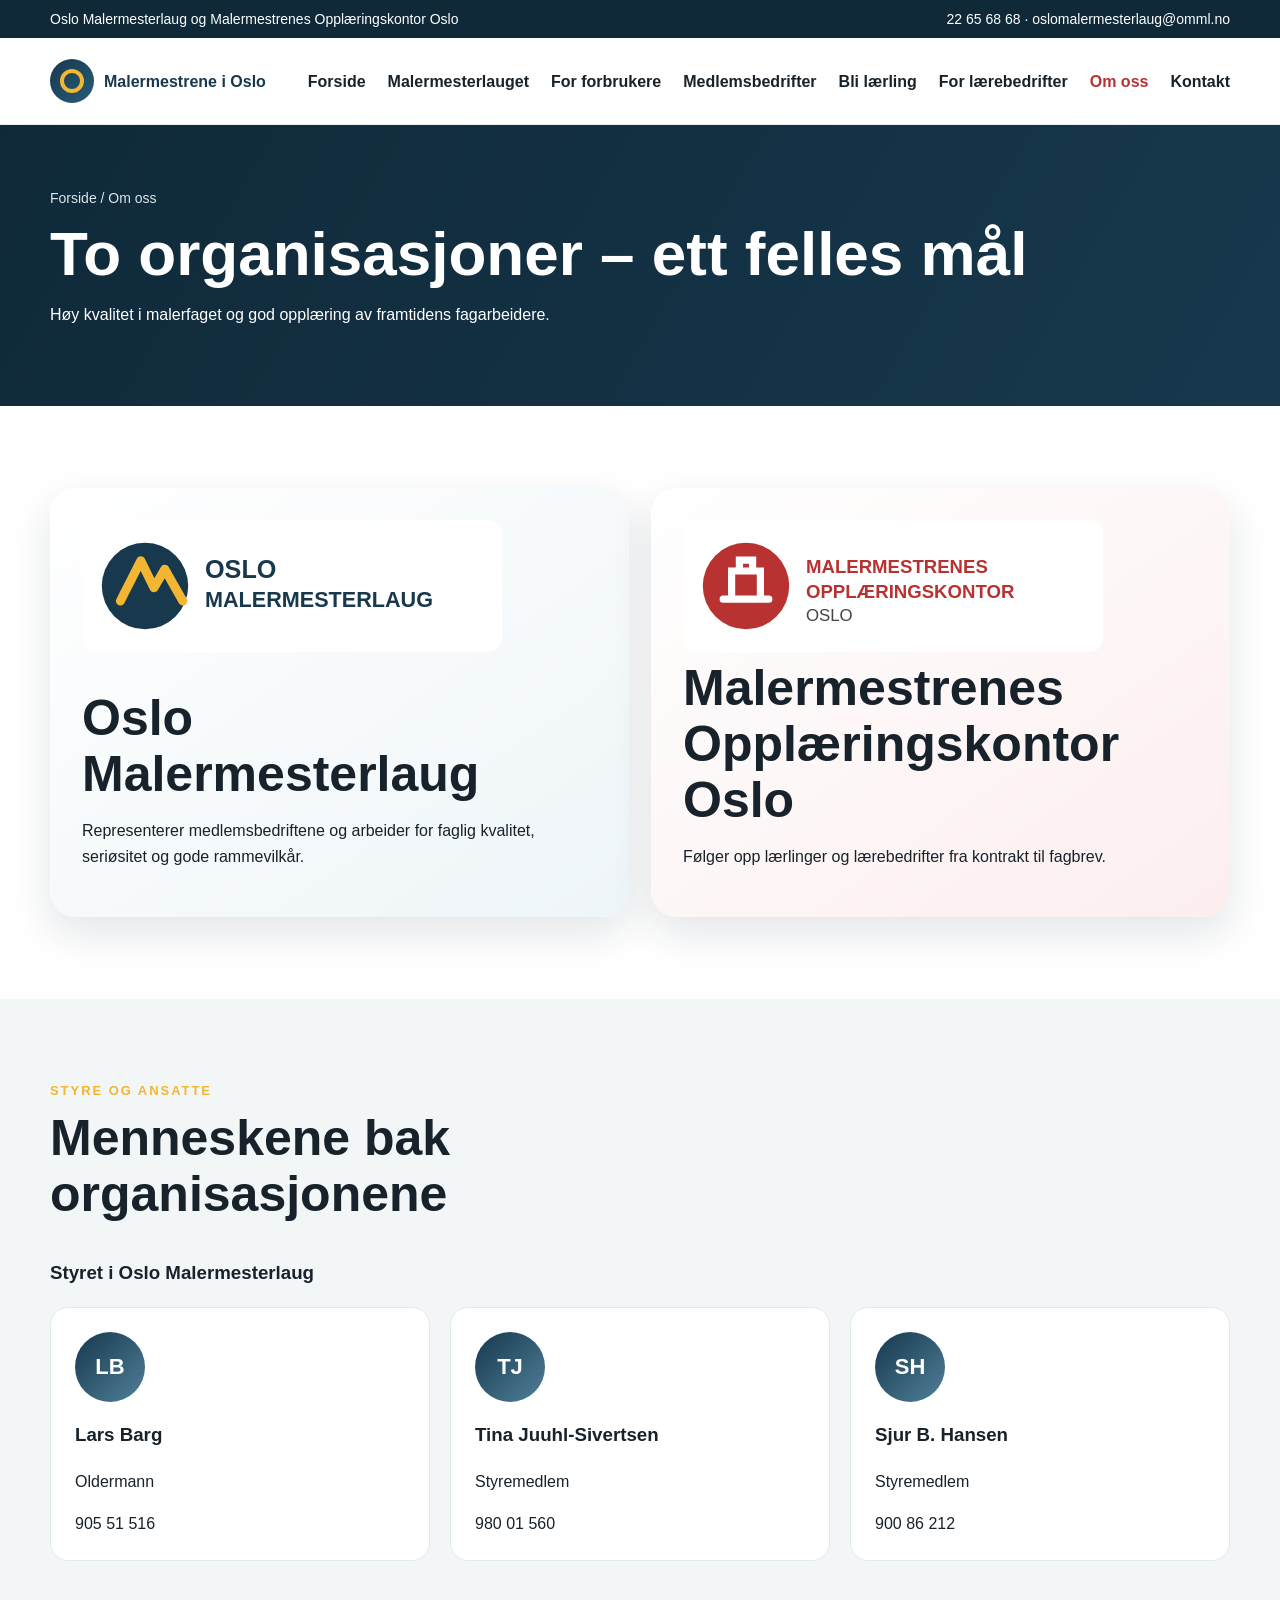
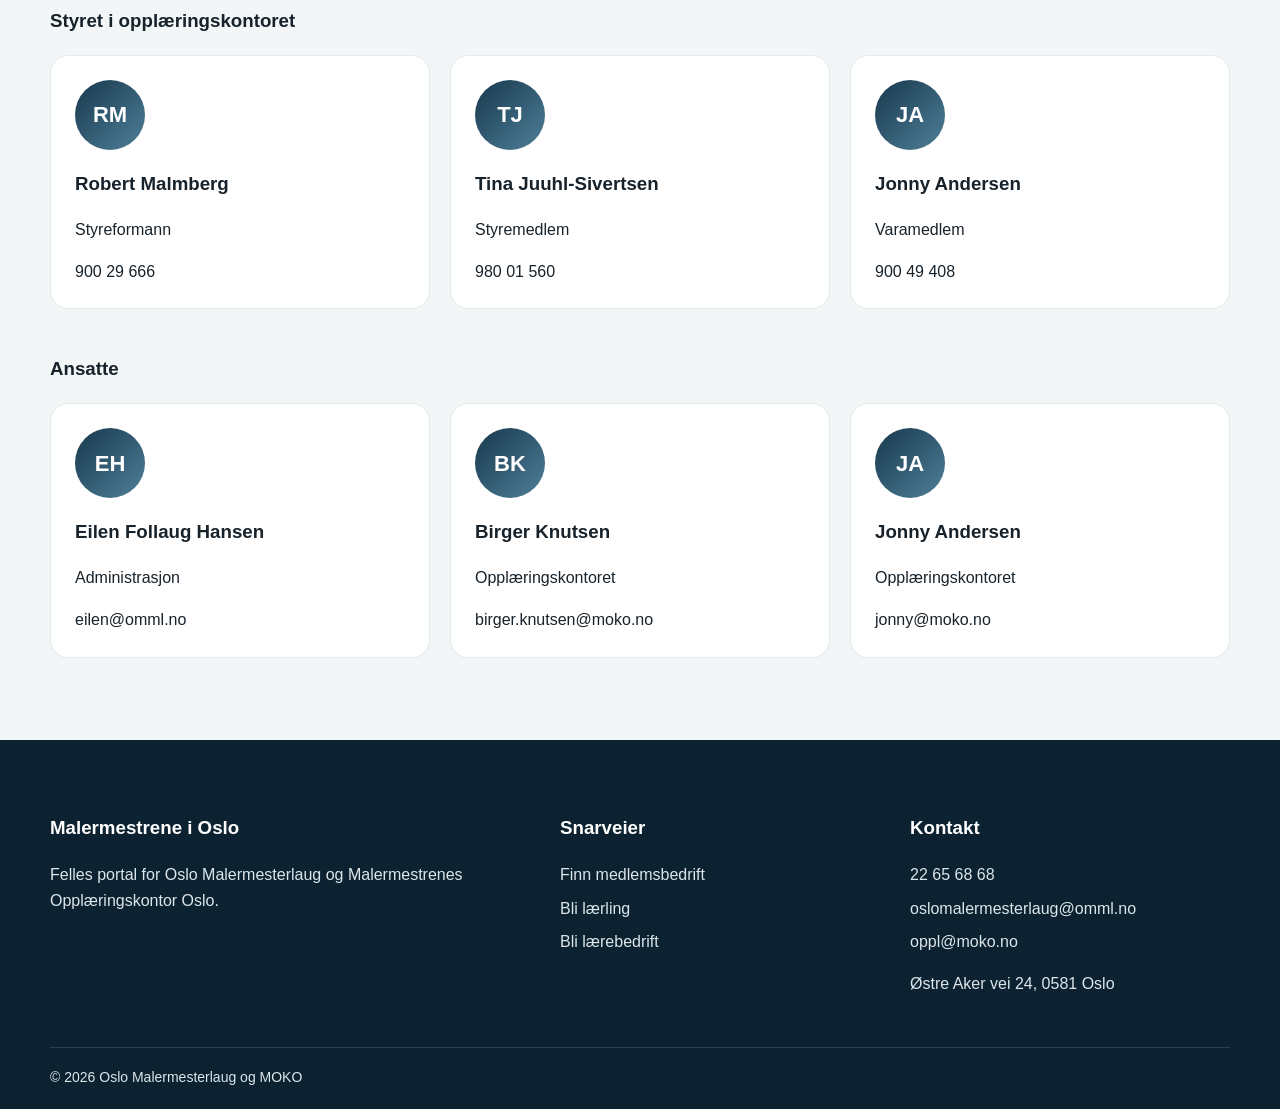
<file: om-oss.html>
<!doctype html><html lang="no"><head><meta charset="utf-8"><meta name="viewport" content="width=device-width,initial-scale=1"><meta name="description" content="Malermestrene i Oslo"><title>Om oss</title><link rel="stylesheet" href="css/style.css"></head><body><div class="topbar"><div class="container"><span>Oslo Malermesterlaug og Malermestrenes Opplæringskontor Oslo</span><span>22 65 68 68 · oslomalermesterlaug@omml.no</span></div></div><header class="site-header"><div class="container navwrap"><a class="brand" href="index.html"><span class="brandmark"></span><span>Malermestrene i Oslo</span></a><nav class="nav"><a class="" href="index.html">Forside</a><a class="" href="laug.html">Malermesterlauget</a><a class="" href="forbruker.html">For forbrukere</a><a class="" href="medlemsbedrifter.html">Medlemsbedrifter</a><a class="" href="laerling.html">Bli lærling</a><a class="" href="laerebedrift.html">For lærebedrifter</a><a class="active" href="om-oss.html">Om oss</a><a class="" href="kontakt.html">Kontakt</a></nav><button class="menu" aria-label="Åpne meny">☰</button></div></header><main><section class="page-hero"><div class="container"><div class="breadcrumbs">Forside / Om oss</div><h1>To organisasjoner – ett felles mål</h1><p>Høy kvalitet i malerfaget og god opplæring av framtidens fagarbeidere.</p></div></section><section class="section"><div class="container portal"><div class="portal-card laug"><img src="images/logo-laug.svg" alt=""><div><h2>Oslo Malermesterlaug</h2><p>Representerer medlemsbedriftene og arbeider for faglig kvalitet, seriøsitet og gode rammevilkår.</p></div></div><div class="portal-card moko"><img src="images/logo-moko.svg" alt=""><div><h2>Malermestrenes Opplæringskontor Oslo</h2><p>Følger opp lærlinger og lærebedrifter fra kontrakt til fagbrev.</p></div></div></div></section><section class="section soft"><div class="container"><div class="section-head"><div class="eyebrow">Styre og ansatte</div><h2>Menneskene bak organisasjonene</h2></div><h3>Styret i Oslo Malermesterlaug</h3><div class="team"><article class="person"><div class="avatar">LB</div><h3>Lars Barg</h3><p>Oldermann</p><a href="tel:+4790551516">905 51 516</a></article><article class="person"><div class="avatar">TJ</div><h3>Tina Juuhl-Sivertsen</h3><p>Styremedlem</p><a href="tel:+4798001560">980 01 560</a></article><article class="person"><div class="avatar">SH</div><h3>Sjur B. Hansen</h3><p>Styremedlem</p><a href="tel:+4790086212">900 86 212</a></article></div><h3 style="margin-top:45px">Styret i opplæringskontoret</h3><div class="team"><article class="person"><div class="avatar">RM</div><h3>Robert Malmberg</h3><p>Styreformann</p><a href="tel:+4790029666">900 29 666</a></article><article class="person"><div class="avatar">TJ</div><h3>Tina Juuhl-Sivertsen</h3><p>Styremedlem</p><a href="tel:+4798001560">980 01 560</a></article><article class="person"><div class="avatar">JA</div><h3>Jonny Andersen</h3><p>Varamedlem</p><a href="tel:+4790049408">900 49 408</a></article></div><h3 style="margin-top:45px">Ansatte</h3><div class="team"><article class="person"><div class="avatar">EH</div><h3>Eilen Follaug Hansen</h3><p>Administrasjon</p><a href="mailto:eilen@omml.no">eilen@omml.no</a></article><article class="person"><div class="avatar">BK</div><h3>Birger Knutsen</h3><p>Opplæringskontoret</p><a href="mailto:birger.knutsen@moko.no">birger.knutsen@moko.no</a></article><article class="person"><div class="avatar">JA</div><h3>Jonny Andersen</h3><p>Opplæringskontoret</p><a href="mailto:jonny@moko.no">jonny@moko.no</a></article></div></div></section></main><footer class="footer"><div class="container"><div class="footer-grid"><div><h3>Malermestrene i Oslo</h3><p>Felles portal for Oslo Malermesterlaug og Malermestrenes Opplæringskontor Oslo.</p></div><div><h3>Snarveier</h3><a href="medlemsbedrifter.html">Finn medlemsbedrift</a><a href="laerling.html">Bli lærling</a><a href="laerebedrift.html">Bli lærebedrift</a></div><div><h3>Kontakt</h3><a href="tel:+4722656868">22 65 68 68</a><a href="mailto:oslomalermesterlaug@omml.no">oslomalermesterlaug@omml.no</a><a href="mailto:oppl@moko.no">oppl@moko.no</a><p>Østre Aker vei 24, 0581 Oslo</p></div></div><div class="copy">© <span data-year></span> Oslo Malermesterlaug og MOKO</div></div></footer><script src="js/app.js"></script></body></html>
</file>
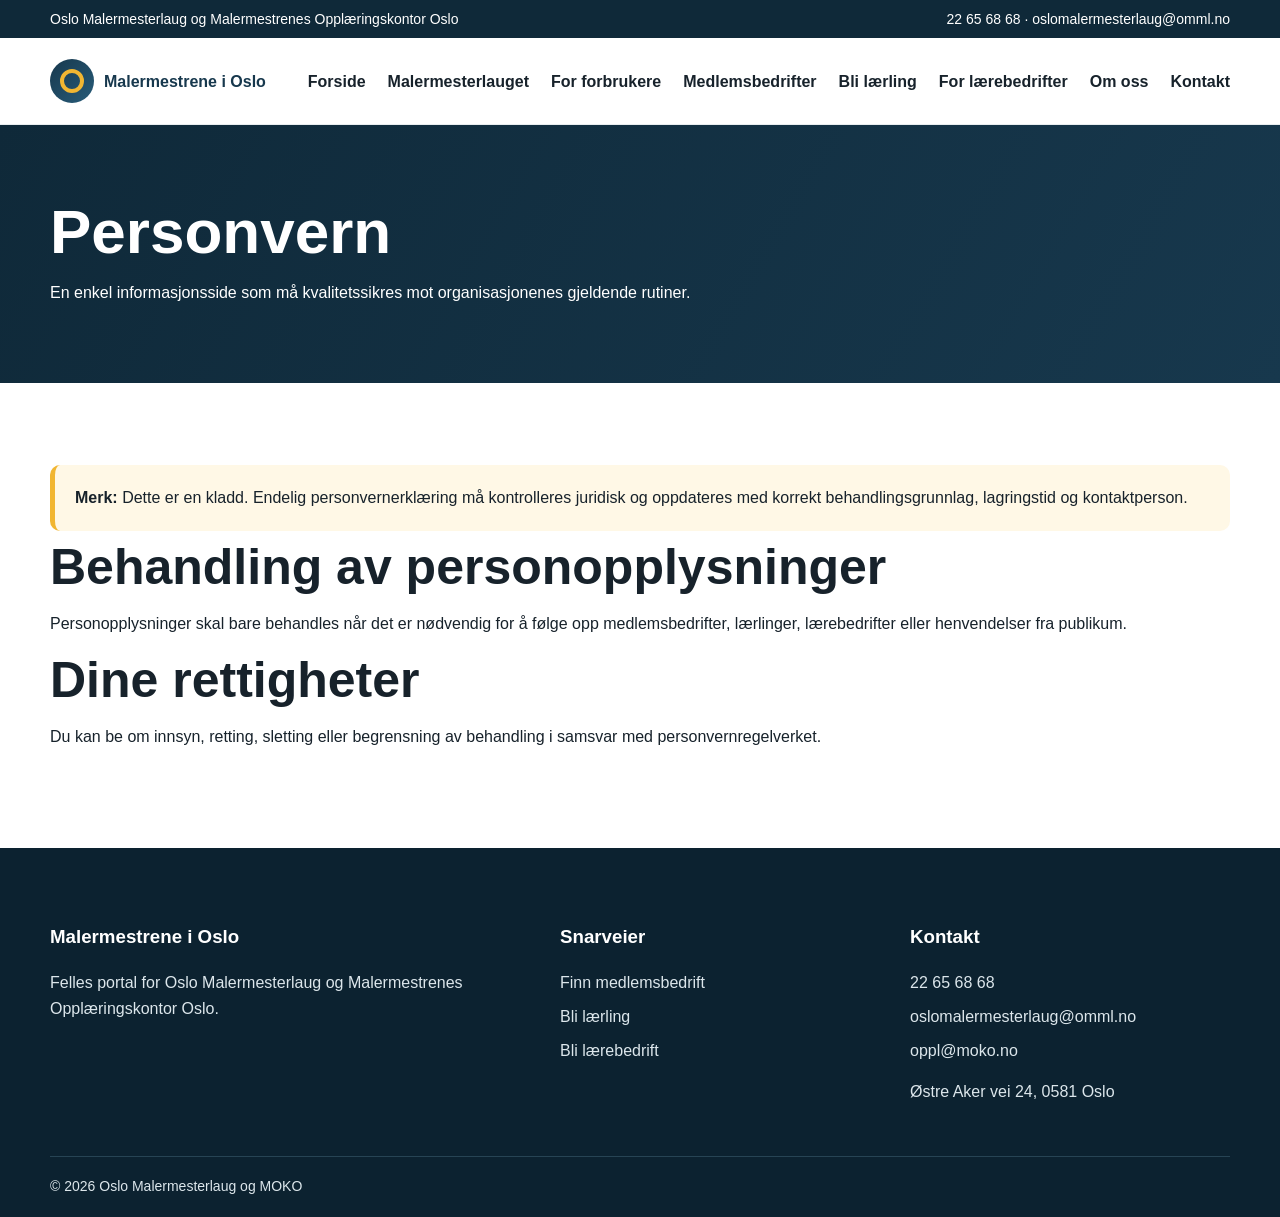
<file: personvern.html>
<!doctype html><html lang="no"><head><meta charset="utf-8"><meta name="viewport" content="width=device-width,initial-scale=1"><meta name="description" content="Malermestrene i Oslo"><title>Personvern</title><link rel="stylesheet" href="css/style.css"></head><body><div class="topbar"><div class="container"><span>Oslo Malermesterlaug og Malermestrenes Opplæringskontor Oslo</span><span>22 65 68 68 · oslomalermesterlaug@omml.no</span></div></div><header class="site-header"><div class="container navwrap"><a class="brand" href="index.html"><span class="brandmark"></span><span>Malermestrene i Oslo</span></a><nav class="nav"><a class="" href="index.html">Forside</a><a class="" href="laug.html">Malermesterlauget</a><a class="" href="forbruker.html">For forbrukere</a><a class="" href="medlemsbedrifter.html">Medlemsbedrifter</a><a class="" href="laerling.html">Bli lærling</a><a class="" href="laerebedrift.html">For lærebedrifter</a><a class="" href="om-oss.html">Om oss</a><a class="" href="kontakt.html">Kontakt</a></nav><button class="menu" aria-label="Åpne meny">☰</button></div></header><main><section class="page-hero"><div class="container"><h1>Personvern</h1><p>En enkel informasjonsside som må kvalitetssikres mot organisasjonenes gjeldende rutiner.</p></div></section><section class="section"><div class="container"><div class="notice"><strong>Merk:</strong> Dette er en kladd. Endelig personvernerklæring må kontrolleres juridisk og oppdateres med korrekt behandlingsgrunnlag, lagringstid og kontaktperson.</div><h2>Behandling av personopplysninger</h2><p>Personopplysninger skal bare behandles når det er nødvendig for å følge opp medlemsbedrifter, lærlinger, lærebedrifter eller henvendelser fra publikum.</p><h2>Dine rettigheter</h2><p>Du kan be om innsyn, retting, sletting eller begrensning av behandling i samsvar med personvernregelverket.</p></div></section></main><footer class="footer"><div class="container"><div class="footer-grid"><div><h3>Malermestrene i Oslo</h3><p>Felles portal for Oslo Malermesterlaug og Malermestrenes Opplæringskontor Oslo.</p></div><div><h3>Snarveier</h3><a href="medlemsbedrifter.html">Finn medlemsbedrift</a><a href="laerling.html">Bli lærling</a><a href="laerebedrift.html">Bli lærebedrift</a></div><div><h3>Kontakt</h3><a href="tel:+4722656868">22 65 68 68</a><a href="mailto:oslomalermesterlaug@omml.no">oslomalermesterlaug@omml.no</a><a href="mailto:oppl@moko.no">oppl@moko.no</a><p>Østre Aker vei 24, 0581 Oslo</p></div></div><div class="copy">© <span data-year></span> Oslo Malermesterlaug og MOKO</div></div></footer><script src="js/app.js"></script></body></html>
</file>
<file: css/style.css>
:root{--navy:#17384d;--navy2:#0f2939;--gold:#f1b632;--red:#b83232;--ink:#17222b;--muted:#66737d;--soft:#f3f6f7;--white:#fff;--radius:20px;--shadow:0 16px 40px rgba(15,41,57,.12)}*{box-sizing:border-box}html{scroll-behavior:smooth}body{margin:0;font-family:Inter,Arial,sans-serif;color:var(--ink);background:#fff;line-height:1.6}a{color:inherit;text-decoration:none}.container{width:min(1180px,calc(100% - 36px));margin:auto}.topbar{background:var(--navy2);color:#fff;font-size:14px}.topbar .container{display:flex;justify-content:space-between;padding:8px 0}.site-header{position:sticky;top:0;z-index:50;background:rgba(255,255,255,.96);backdrop-filter:blur(10px);border-bottom:1px solid #e8edef}.navwrap{display:flex;align-items:center;justify-content:space-between;min-height:86px}.brand{display:flex;gap:10px;align-items:center;font-weight:800;color:var(--navy)}.brandmark{width:44px;height:44px;border-radius:50%;background:linear-gradient(135deg,var(--navy),#285c79);position:relative}.brandmark:after{content:'';position:absolute;inset:10px;border:4px solid var(--gold);border-radius:50%}.nav{display:flex;gap:22px;align-items:center;font-weight:700}.nav a:hover,.nav a.active{color:var(--red)}.menu{display:none;border:0;background:var(--navy);color:#fff;border-radius:10px;padding:10px 13px;font-size:22px}.btn{display:inline-flex;align-items:center;justify-content:center;padding:13px 19px;border-radius:999px;font-weight:800;border:2px solid transparent;transition:.2s}.btn:hover{transform:translateY(-2px)}.btn-gold{background:var(--gold);color:#17222b}.btn-dark{background:var(--navy);color:#fff}.btn-light{background:#fff;color:var(--navy)}.hero{position:relative;overflow:hidden;background:linear-gradient(120deg,var(--navy2),var(--navy));color:#fff;padding:92px 0}.hero:before,.hero:after{content:'';position:absolute;border-radius:50%;filter:blur(0);opacity:.18}.hero:before{width:420px;height:420px;background:var(--gold);right:-130px;top:-180px}.hero:after{width:300px;height:300px;background:#65b7cf;right:180px;bottom:-190px}.hero-grid{display:grid;grid-template-columns:1.12fr .88fr;gap:55px;align-items:center;position:relative;z-index:1}.eyebrow{text-transform:uppercase;letter-spacing:.15em;font-weight:900;font-size:13px;color:var(--gold)}h1{font-size:clamp(42px,6vw,74px);line-height:1.03;margin:.2em 0}.hero p{font-size:20px;max-width:700px;color:#e6edf1}.hero-card{background:#fff;color:var(--ink);padding:28px;border-radius:28px;box-shadow:var(--shadow)}.hero-card img{width:100%;display:block;margin:8px 0 18px}.actions{display:flex;gap:12px;flex-wrap:wrap;margin-top:28px}.section{padding:82px 0}.section.soft{background:var(--soft)}.section.dark{background:var(--navy2);color:#fff}.section-head{max-width:760px;margin-bottom:36px}.section-head.center{text-align:center;margin:0 auto 38px}.section h2{font-size:clamp(32px,4vw,50px);line-height:1.12;margin:8px 0 15px}.section-head p{color:var(--muted);font-size:18px}.dark .section-head p{color:#cbd7dd}.grid{display:grid;gap:22px}.grid-2{grid-template-columns:repeat(2,1fr)}.grid-3{grid-template-columns:repeat(3,1fr)}.card{background:#fff;border:1px solid #e6ecef;border-radius:var(--radius);padding:28px;box-shadow:0 8px 22px rgba(17,43,58,.06)}.card h3{font-size:24px;margin:8px 0}.icon{width:52px;height:52px;border-radius:16px;background:#fff4d5;display:grid;place-items:center;font-size:26px}.dark .card{background:#17384d;border-color:#2d5268}.portal{display:grid;grid-template-columns:1fr 1fr;gap:22px}.portal-card{border-radius:26px;padding:32px;min-height:330px;display:flex;flex-direction:column;justify-content:space-between;box-shadow:var(--shadow)}.portal-card img{width:100%;max-width:420px}.portal-card.laug{background:linear-gradient(145deg,#fff,#eef5f8)}.portal-card.moko{background:linear-gradient(145deg,#fff,#fceeee)}.page-hero{background:linear-gradient(120deg,var(--navy2),var(--navy));color:#fff;padding:62px 0}.page-hero h1{font-size:clamp(38px,5vw,62px)}.breadcrumbs{font-size:14px;color:#dbe6eb}.split{display:grid;grid-template-columns:1fr 1fr;gap:46px;align-items:center}.feature-list{display:grid;gap:14px}.feature{display:flex;gap:14px;align-items:flex-start}.tick{flex:0 0 32px;height:32px;border-radius:50%;background:var(--gold);display:grid;place-items:center;font-weight:900}.member-tools{display:flex;gap:12px;flex-wrap:wrap;margin-bottom:25px}.member-tools input{flex:1;min-width:240px;padding:15px 17px;border:1px solid #cfd9de;border-radius:12px;font-size:16px}.members{display:grid;grid-template-columns:repeat(3,1fr);gap:18px}.member{background:#fff;border:1px solid #e1e8eb;border-radius:16px;padding:20px}.member h3{margin:0 0 12px;font-size:19px;color:var(--navy)}.member p{margin:5px 0;color:#52616b;font-size:15px}.member a{color:var(--red);font-weight:700}.team{display:grid;grid-template-columns:repeat(3,1fr);gap:20px}.person{background:#fff;border-radius:18px;padding:24px;border:1px solid #e3eaed}.avatar{width:70px;height:70px;border-radius:50%;background:linear-gradient(135deg,var(--navy),#4f8099);color:#fff;display:grid;place-items:center;font-weight:900;font-size:22px}.contact-grid{display:grid;grid-template-columns:repeat(3,1fr);gap:20px}.contact-box{background:#fff;border-radius:18px;padding:28px;border:1px solid #e1e8eb}.notice{padding:20px;border-left:5px solid var(--gold);background:#fff8e6;border-radius:10px}.footer{background:#0c2230;color:#dce6eb;padding:55px 0 20px}.footer-grid{display:grid;grid-template-columns:1.5fr 1fr 1fr;gap:30px}.footer h3{color:#fff}.footer a{display:block;margin:8px 0}.copy{border-top:1px solid #274454;margin-top:35px;padding-top:18px;font-size:14px}.form{display:grid;gap:14px}.form input,.form textarea,.form select{width:100%;padding:14px;border:1px solid #cfd9de;border-radius:10px;font:inherit}.form textarea{min-height:150px}.faq details{background:#fff;border:1px solid #e1e8eb;border-radius:12px;padding:17px 20px;margin-bottom:12px}.faq summary{font-weight:800;cursor:pointer}@media(max-width:900px){.nav{display:none;position:absolute;top:86px;left:0;right:0;background:#fff;padding:20px;flex-direction:column;align-items:flex-start;box-shadow:var(--shadow)}.nav.open{display:flex}.menu{display:block}.hero-grid,.split,.portal{grid-template-columns:1fr}.grid-3,.members,.team,.contact-grid{grid-template-columns:repeat(2,1fr)}.grid-2{grid-template-columns:1fr}.hero{padding:68px 0}.footer-grid{grid-template-columns:1fr 1fr}}@media(max-width:620px){.topbar .container{display:block}.topbar span{display:block}.grid-3,.members,.team,.contact-grid,.footer-grid{grid-template-columns:1fr}.section{padding:60px 0}.hero-card{padding:20px}.navwrap{min-height:76px}.nav{top:76px}h1{font-size:43px}}
</file>
